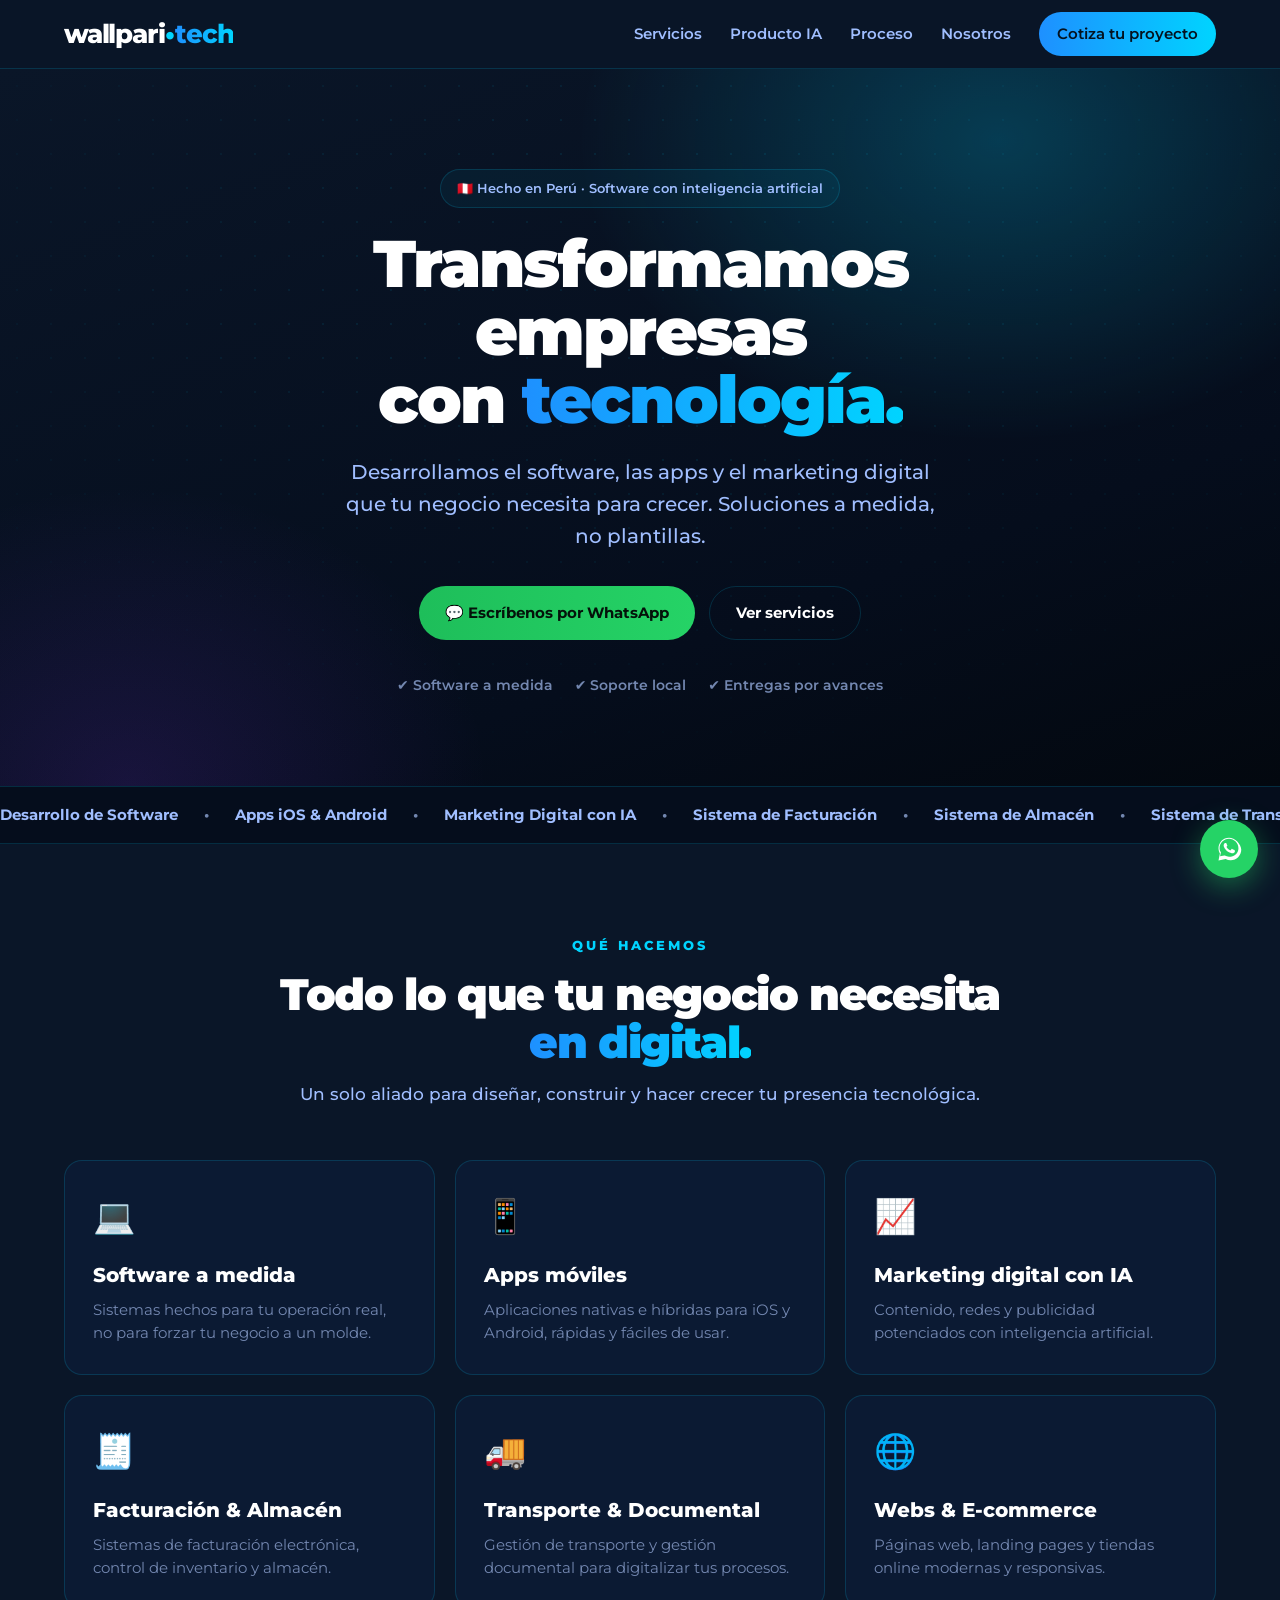
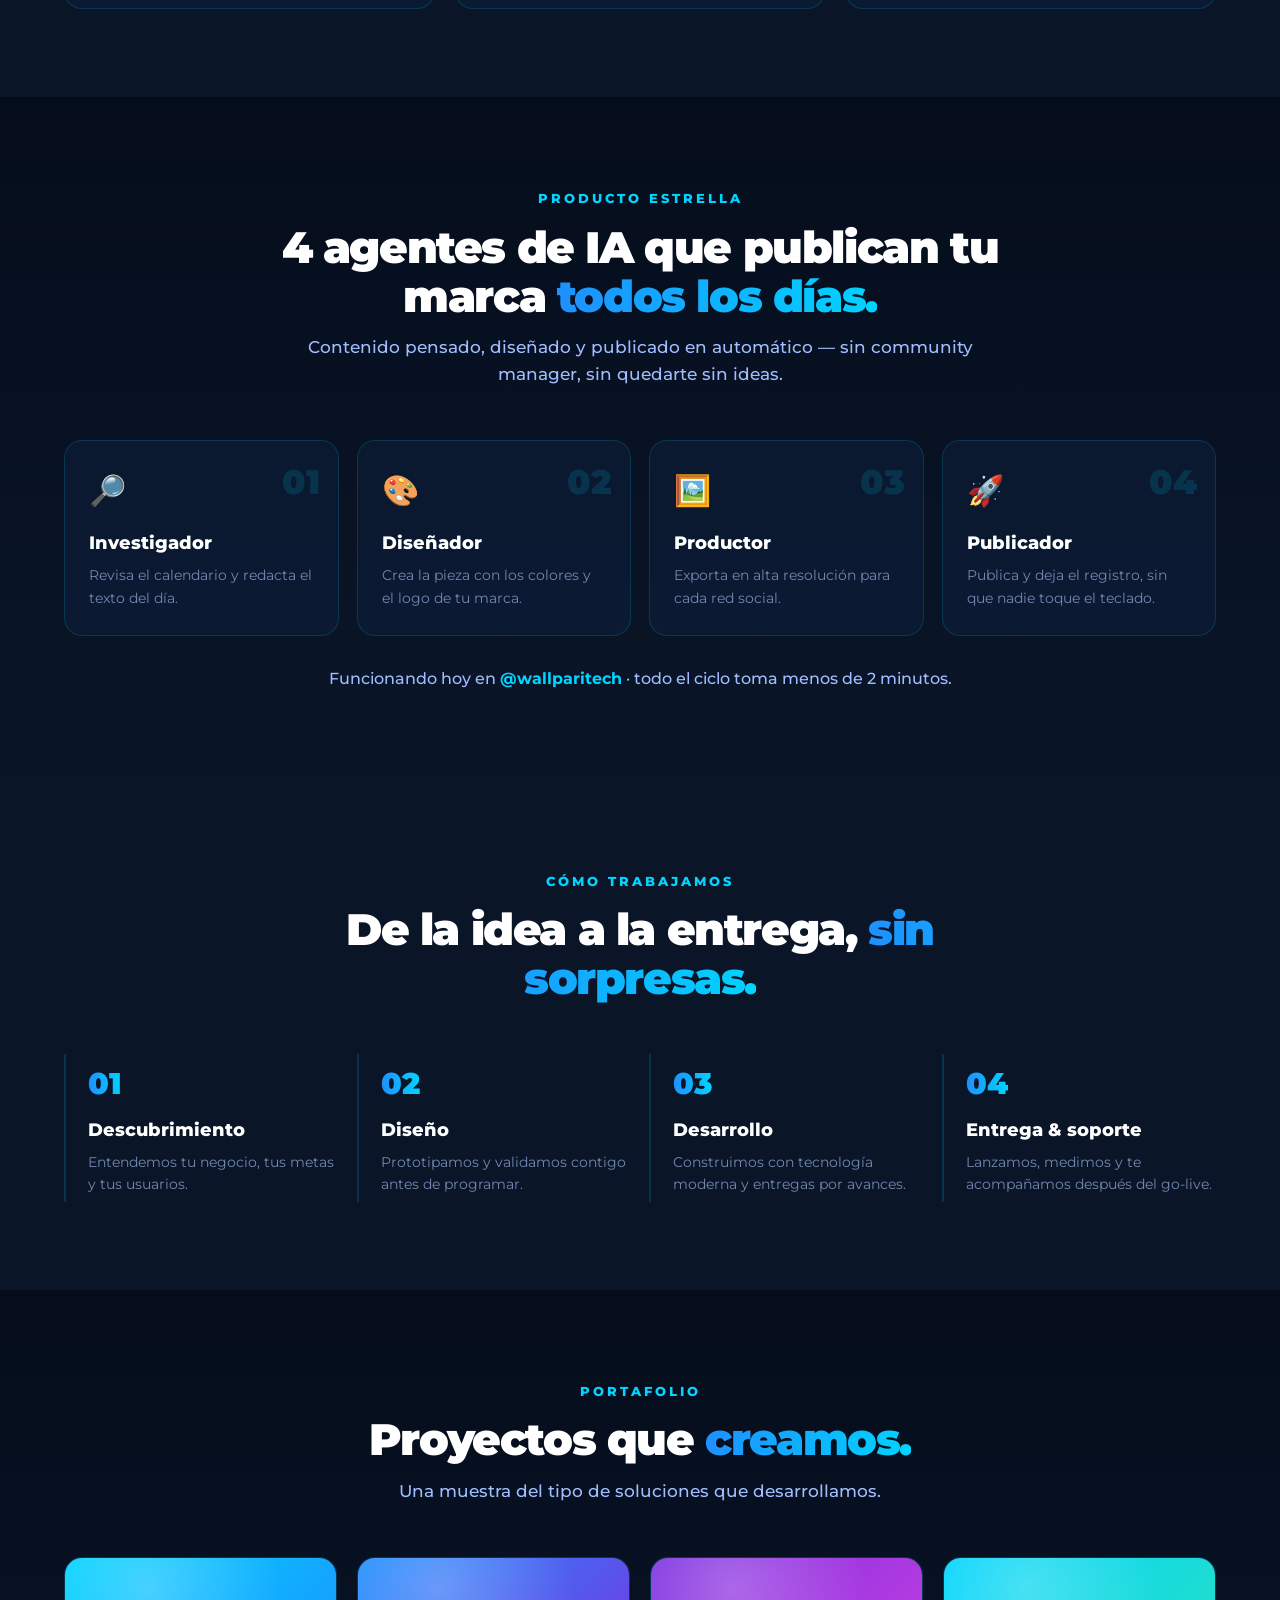
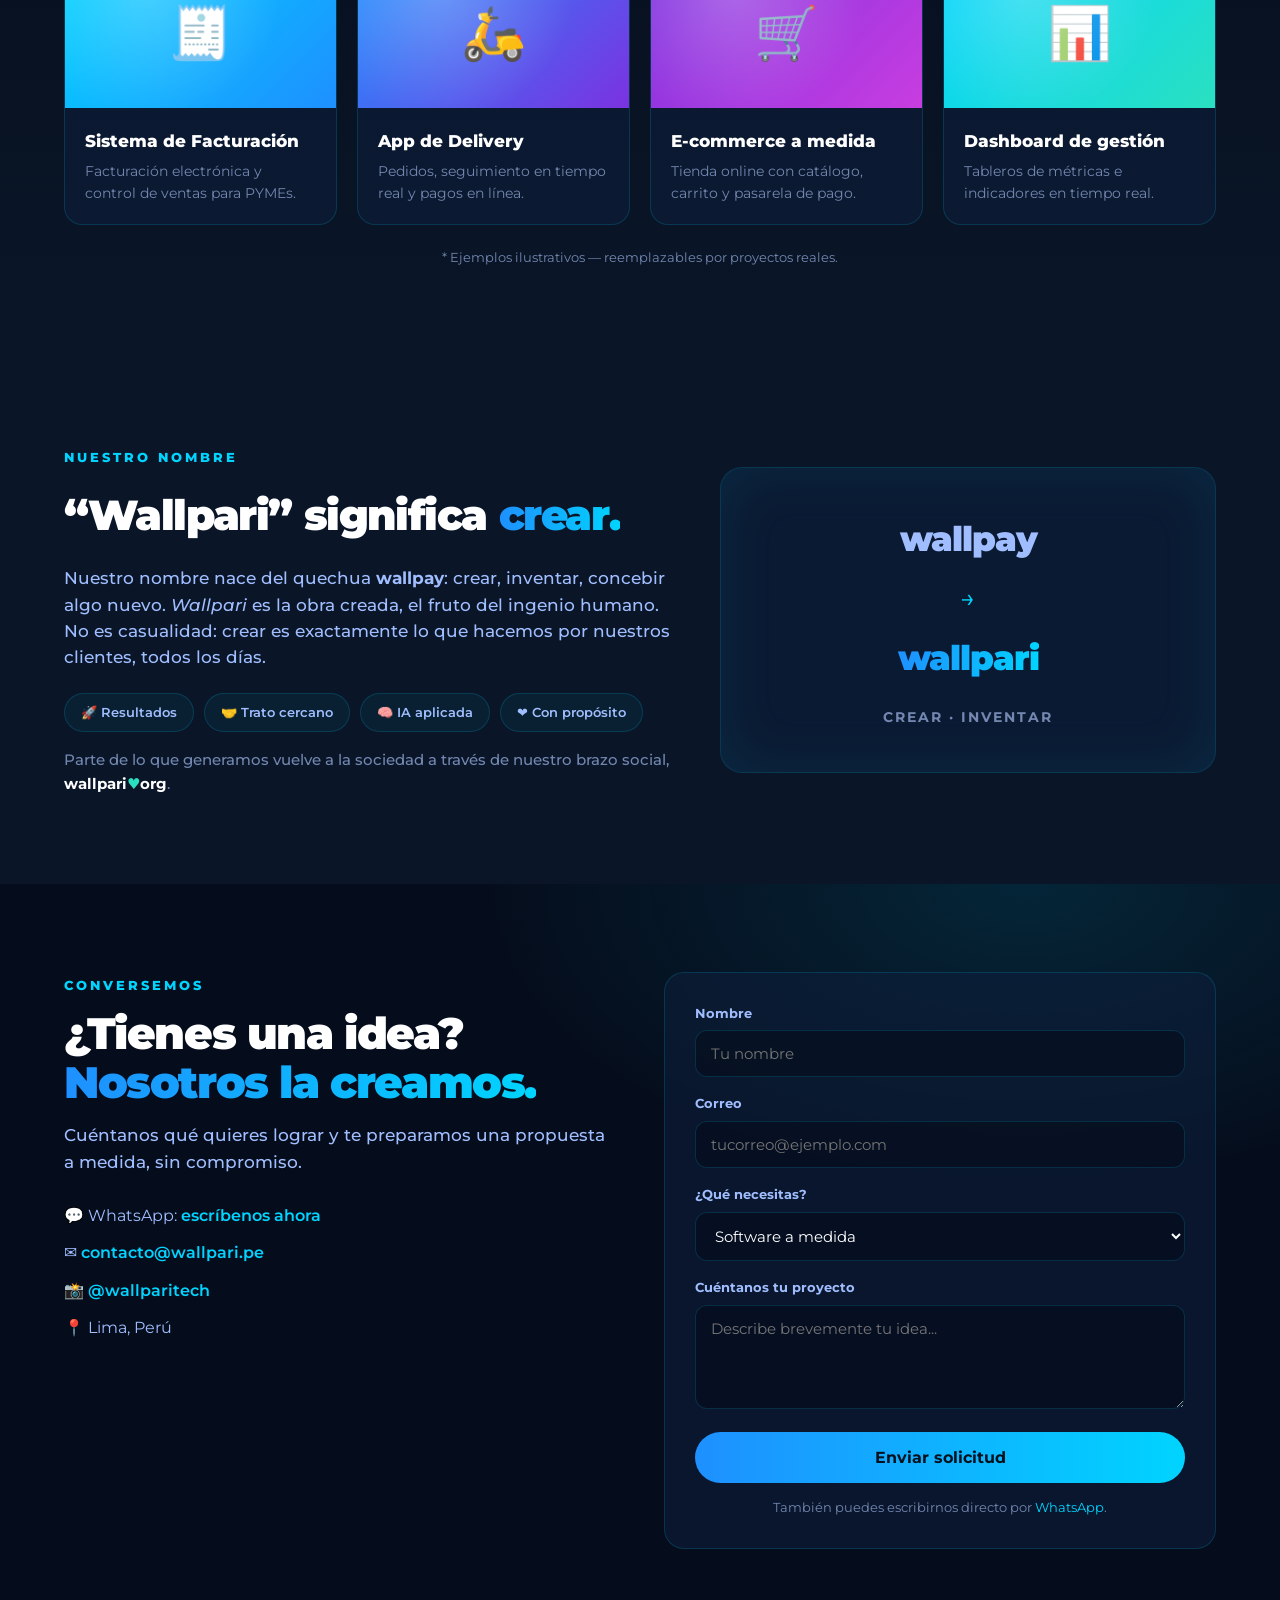
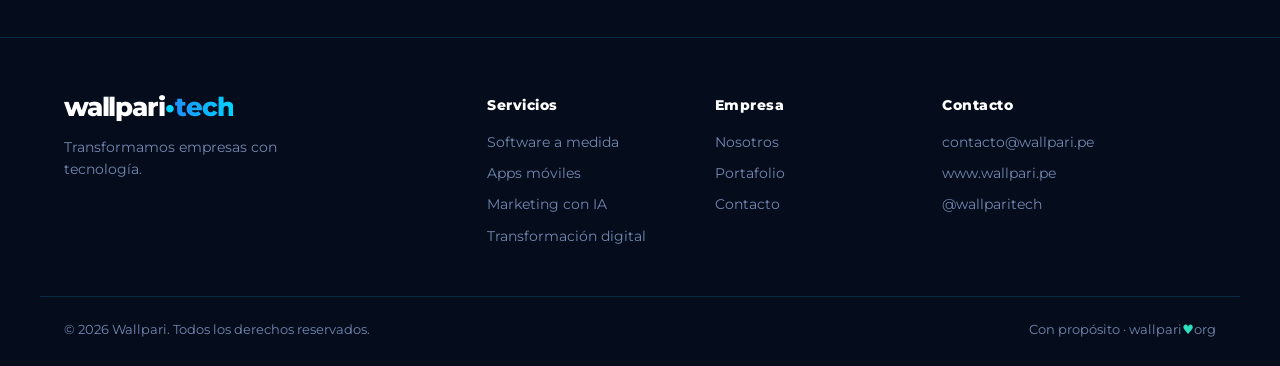
<file: index.html>
<!DOCTYPE html>
<html lang="es">
<head>
<meta charset="UTF-8">
<meta name="viewport" content="width=device-width, initial-scale=1">
<title>Wallpari.tech — Transformamos empresas con tecnología</title>
<meta name="description" content="Wallpari.tech: desarrollo de software a medida, apps móviles, marketing digital con IA y transformación digital en Perú. Transformamos empresas con tecnología.">
<link rel="icon" type="image/svg+xml" href="assets/img/favicon.svg">
<link rel="icon" type="image/png" sizes="32x32" href="assets/img/favicon-32.png">
<link rel="apple-touch-icon" sizes="180x180" href="assets/img/apple-touch-icon.png">
<meta name="theme-color" content="#0A1628">
<link rel="canonical" href="https://wallpari.pe/">

<!-- Vista previa al compartir el enlace (WhatsApp, Facebook, LinkedIn) -->
<meta property="og:type" content="website">
<meta property="og:site_name" content="Wallpari.tech">
<meta property="og:locale" content="es_PE">
<meta property="og:url" content="https://wallpari.pe/">
<meta property="og:title" content="Wallpari.tech — Transformamos empresas con tecnología">
<meta property="og:description" content="Software a medida, apps móviles y agentes de IA para empresas en Perú. Cuéntanos tu proyecto y te cotizamos.">
<meta property="og:image" content="https://wallpari.pe/assets/img/og-wallpari-tech.png">
<meta property="og:image:width" content="1200">
<meta property="og:image:height" content="630">
<meta property="og:image:alt" content="wallpari•tech — Transformamos empresas con tecnología">

<!-- Vista previa en X / Twitter -->
<meta name="twitter:card" content="summary_large_image">
<meta name="twitter:title" content="Wallpari.tech — Transformamos empresas con tecnología">
<meta name="twitter:description" content="Software a medida, apps móviles y agentes de IA para empresas en Perú.">
<meta name="twitter:image" content="https://wallpari.pe/assets/img/og-wallpari-tech.png">

<link rel="preconnect" href="https://fonts.googleapis.com">
<link rel="preconnect" href="https://fonts.gstatic.com" crossorigin>
<link href="https://fonts.googleapis.com/css2?family=Montserrat:wght@400;500;600;700;800;900&display=swap" rel="stylesheet">
<link rel="stylesheet" href="css/styles.css">
</head>
<body>

<!-- ============ NAVBAR ============ -->
<header class="nav" id="top">
  <div class="container nav__inner">
    <a href="#top" class="wordmark" aria-label="Wallpari tech inicio">
      wallpari<span class="dot">•</span><span class="suffix">tech</span>
    </a>
    <nav class="nav__links" id="navLinks">
      <a href="#servicios">Servicios</a>
      <a href="#producto">Producto IA</a>
      <a href="#proceso">Proceso</a>
      <a href="#nosotros">Nosotros</a>
      <a href="#contacto" class="btn btn--sm">Cotiza tu proyecto</a>
    </nav>
    <button class="nav__toggle" id="navToggle" aria-label="Abrir menú" aria-expanded="false">
      <span></span><span></span><span></span>
    </button>
  </div>
</header>

<!-- ============ HERO ============ -->
<section class="hero">
  <div class="hero__grid"></div>
  <div class="hero__glow"></div>
  <div class="container hero__inner reveal">
    <span class="pill">🇵🇪 Hecho en Perú · Software con inteligencia artificial</span>
    <h1>Transformamos empresas<br>con <span class="grad">tecnología.</span></h1>
    <p class="hero__lead">
      Desarrollamos el software, las apps y el marketing digital que tu negocio
      necesita para crecer. Soluciones a medida, no plantillas.
    </p>
    <div class="hero__cta">
      <a href="#" class="btn btn--wa" data-wa>💬 Escríbenos por WhatsApp</a>
      <a href="#servicios" class="btn btn--ghost">Ver servicios</a>
    </div>
    <div class="hero__trust">
      <span>✔ Software a medida</span>
      <span>✔ Soporte local</span>
      <span>✔ Entregas por avances</span>
    </div>
  </div>
</section>

<!-- ============ TIRA DE SERVICIOS/CONFIANZA ============ -->
<div class="marquee">
  <div class="marquee__track">
    <span>Desarrollo de Software</span><span>•</span><span>Apps iOS &amp; Android</span><span>•</span>
    <span>Marketing Digital con IA</span><span>•</span><span>Sistema de Facturación</span><span>•</span>
    <span>Sistema de Almacén</span><span>•</span><span>Sistema de Transporte</span><span>•</span>
    <span>Gestión Documental</span><span>•</span><span>Transformación Digital</span><span>•</span>
    <span>Desarrollo de Software</span><span>•</span><span>Apps iOS &amp; Android</span><span>•</span>
    <span>Marketing Digital con IA</span><span>•</span><span>Sistema de Facturación</span><span>•</span>
    <span>Sistema de Almacén</span><span>•</span><span>Sistema de Transporte</span><span>•</span>
    <span>Gestión Documental</span><span>•</span><span>Transformación Digital</span><span>•</span>
  </div>
</div>

<!-- ============ SERVICIOS ============ -->
<section class="section" id="servicios">
  <div class="container">
    <div class="section__head reveal">
      <span class="kicker">Qué hacemos</span>
      <h2>Todo lo que tu negocio necesita <span class="grad">en digital.</span></h2>
      <p class="section__sub">Un solo aliado para diseñar, construir y hacer crecer tu presencia tecnológica.</p>
    </div>
    <div class="cards">
      <article class="card reveal"><div class="card__ico">💻</div><h3>Software a medida</h3><p>Sistemas hechos para tu operación real, no para forzar tu negocio a un molde.</p></article>
      <article class="card reveal"><div class="card__ico">📱</div><h3>Apps móviles</h3><p>Aplicaciones nativas e híbridas para iOS y Android, rápidas y fáciles de usar.</p></article>
      <article class="card reveal"><div class="card__ico">📈</div><h3>Marketing digital con IA</h3><p>Contenido, redes y publicidad potenciados con inteligencia artificial.</p></article>
      <article class="card reveal"><div class="card__ico">🧾</div><h3>Facturación &amp; Almacén</h3><p>Sistemas de facturación electrónica, control de inventario y almacén.</p></article>
      <article class="card reveal"><div class="card__ico">🚚</div><h3>Transporte &amp; Documental</h3><p>Gestión de transporte y gestión documental para digitalizar tus procesos.</p></article>
      <article class="card reveal"><div class="card__ico">🌐</div><h3>Webs &amp; E-commerce</h3><p>Páginas web, landing pages y tiendas online modernas y responsivas.</p></article>
    </div>
  </div>
</section>

<!-- ============ PRODUCTO ESTRELLA (IA) ============ -->
<section class="section section--alt" id="producto">
  <div class="container">
    <div class="section__head reveal">
      <span class="kicker">Producto estrella</span>
      <h2>4 agentes de IA que publican tu marca <span class="grad">todos los días.</span></h2>
      <p class="section__sub">Contenido pensado, diseñado y publicado en automático — sin community manager, sin quedarte sin ideas.</p>
    </div>
    <div class="agents">
      <div class="agent reveal"><span class="agent__n">01</span><div class="agent__ico">🔎</div><h4>Investigador</h4><p>Revisa el calendario y redacta el texto del día.</p></div>
      <div class="agent reveal"><span class="agent__n">02</span><div class="agent__ico">🎨</div><h4>Diseñador</h4><p>Crea la pieza con los colores y el logo de tu marca.</p></div>
      <div class="agent reveal"><span class="agent__n">03</span><div class="agent__ico">🖼️</div><h4>Productor</h4><p>Exporta en alta resolución para cada red social.</p></div>
      <div class="agent reveal"><span class="agent__n">04</span><div class="agent__ico">🚀</div><h4>Publicador</h4><p>Publica y deja el registro, sin que nadie toque el teclado.</p></div>
    </div>
    <p class="agents__foot reveal">Funcionando hoy en <strong>@wallparitech</strong> · todo el ciclo toma menos de 2 minutos.</p>
  </div>
</section>

<!-- ============ PROCESO ============ -->
<section class="section" id="proceso">
  <div class="container">
    <div class="section__head reveal">
      <span class="kicker">Cómo trabajamos</span>
      <h2>De la idea a la entrega, <span class="grad">sin sorpresas.</span></h2>
    </div>
    <div class="steps">
      <div class="step reveal"><span class="step__n">01</span><h4>Descubrimiento</h4><p>Entendemos tu negocio, tus metas y tus usuarios.</p></div>
      <div class="step reveal"><span class="step__n">02</span><h4>Diseño</h4><p>Prototipamos y validamos contigo antes de programar.</p></div>
      <div class="step reveal"><span class="step__n">03</span><h4>Desarrollo</h4><p>Construimos con tecnología moderna y entregas por avances.</p></div>
      <div class="step reveal"><span class="step__n">04</span><h4>Entrega &amp; soporte</h4><p>Lanzamos, medimos y te acompañamos después del go-live.</p></div>
    </div>
  </div>
</section>

<!-- ============ PORTAFOLIO ============ -->
<section class="section section--alt" id="portafolio">
  <div class="container">
    <div class="section__head reveal">
      <span class="kicker">Portafolio</span>
      <h2>Proyectos que <span class="grad">creamos.</span></h2>
      <p class="section__sub">Una muestra del tipo de soluciones que desarrollamos.</p>
    </div>
    <div class="work">
      <article class="work__item reveal" style="--c1:#00D4FF;--c2:#1E90FF">
        <div class="work__thumb"><span>🧾</span></div>
        <div class="work__body"><h3>Sistema de Facturación</h3><p>Facturación electrónica y control de ventas para PYMEs.</p></div>
      </article>
      <article class="work__item reveal" style="--c1:#1E90FF;--c2:#7B32E0">
        <div class="work__thumb"><span>🛵</span></div>
        <div class="work__body"><h3>App de Delivery</h3><p>Pedidos, seguimiento en tiempo real y pagos en línea.</p></div>
      </article>
      <article class="work__item reveal" style="--c1:#7B32E0;--c2:#C83DE0">
        <div class="work__thumb"><span>🛒</span></div>
        <div class="work__body"><h3>E-commerce a medida</h3><p>Tienda online con catálogo, carrito y pasarela de pago.</p></div>
      </article>
      <article class="work__item reveal" style="--c1:#00D4FF;--c2:#2AE0C0">
        <div class="work__thumb"><span>📊</span></div>
        <div class="work__body"><h3>Dashboard de gestión</h3><p>Tableros de métricas e indicadores en tiempo real.</p></div>
      </article>
    </div>
    <p class="work__note reveal">* Ejemplos ilustrativos — reemplazables por proyectos reales.</p>
  </div>
</section>

<!-- ============ NOSOTROS / QUECHUA ============ -->
<section class="section" id="nosotros">
  <div class="container about">
    <div class="about__text reveal">
      <span class="kicker">Nuestro nombre</span>
      <h2>“Wallpari” significa <span class="grad">crear.</span></h2>
      <p>
        Nuestro nombre nace del quechua <strong>wallpay</strong>: crear, inventar, concebir algo nuevo.
        <em>Wallpari</em> es la obra creada, el fruto del ingenio humano. No es casualidad:
        crear es exactamente lo que hacemos por nuestros clientes, todos los días.
      </p>
      <div class="about__chips">
        <span class="pill pill--static">🚀 Resultados</span>
        <span class="pill pill--static">🤝 Trato cercano</span>
        <span class="pill pill--static">🧠 IA aplicada</span>
        <span class="pill pill--static">❤️ Con propósito</span>
      </div>
      <p class="about__org">Parte de lo que generamos vuelve a la sociedad a través de nuestro brazo social,
        <strong>wallpari<span class="heart">♥</span>org</strong>.</p>
    </div>
    <div class="about__mark reveal">
      <div class="etymo">
        <span class="etymo__word">wallpay</span>
        <span class="etymo__arrow">→</span>
        <span class="etymo__word etymo__word--hl">wallpari</span>
        <span class="etymo__tr">crear · inventar</span>
      </div>
    </div>
  </div>
</section>

<!-- ============ CTA + CONTACTO ============ -->
<section class="section section--cta" id="contacto">
  <div class="container contact">
    <div class="contact__pitch reveal">
      <span class="kicker">Conversemos</span>
      <h2>¿Tienes una idea?<br><span class="grad">Nosotros la creamos.</span></h2>
      <p>Cuéntanos qué quieres lograr y te preparamos una propuesta a medida, sin compromiso.</p>
      <ul class="contact__list">
        <li>💬 WhatsApp: <a href="#" data-wa-plain>escríbenos ahora</a></li>
        <li>✉️ <a href="mailto:contacto@wallpari.pe">contacto@wallpari.pe</a></li>
        <li>📸 <a href="https://instagram.com/wallparitech" target="_blank" rel="noopener">@wallparitech</a></li>
        <li>📍 Lima, Perú</li>
      </ul>
    </div>
    <form class="contact__form reveal" id="contactForm">
      <div class="field">
        <label for="nombre">Nombre</label>
        <input type="text" id="nombre" name="nombre" placeholder="Tu nombre" required>
      </div>
      <div class="field">
        <label for="email">Correo</label>
        <input type="email" id="email" name="email" placeholder="tucorreo@ejemplo.com" required>
      </div>
      <div class="field">
        <label for="servicio">¿Qué necesitas?</label>
        <select id="servicio" name="servicio">
          <option value="Software a medida">Software a medida</option>
          <option value="App móvil">App móvil</option>
          <option value="Marketing digital con IA">Marketing digital con IA</option>
          <option value="Página web / E-commerce">Página web / E-commerce</option>
          <option value="Otro">Otro</option>
        </select>
      </div>
      <div class="field">
        <label for="mensaje">Cuéntanos tu proyecto</label>
        <textarea id="mensaje" name="mensaje" rows="4" placeholder="Describe brevemente tu idea..."></textarea>
      </div>
      <!-- Anti-spam: campo señuelo, invisible para personas y sólo lo rellenan los bots -->
      <input type="text" name="_gotcha" class="hp" tabindex="-1" autocomplete="off" aria-hidden="true">
      <button type="submit" class="btn btn--full" id="formSubmit">Enviar solicitud</button>
      <p class="form-status" id="formStatus" role="status" aria-live="polite" hidden></p>
      <p class="contact__formnote">También puedes escribirnos directo por <a href="#" data-wa-plain>WhatsApp</a>.</p>
    </form>
  </div>
</section>

<!-- ============ FOOTER ============ -->
<footer class="footer">
  <div class="container footer__inner">
    <div class="footer__brand">
      <span class="wordmark">wallpari<span class="dot">•</span><span class="suffix">tech</span></span>
      <p>Transformamos empresas con tecnología.</p>
    </div>
    <div class="footer__col">
      <h5>Servicios</h5>
      <a href="#servicios">Software a medida</a>
      <a href="#servicios">Apps móviles</a>
      <a href="#producto">Marketing con IA</a>
      <a href="#servicios">Transformación digital</a>
    </div>
    <div class="footer__col">
      <h5>Empresa</h5>
      <a href="#nosotros">Nosotros</a>
      <a href="#portafolio">Portafolio</a>
      <a href="#contacto">Contacto</a>
    </div>
    <div class="footer__col">
      <h5>Contacto</h5>
      <a href="mailto:contacto@wallpari.pe">contacto@wallpari.pe</a>
      <a href="https://www.wallpari.pe" target="_blank" rel="noopener">www.wallpari.pe</a>
      <a href="https://instagram.com/wallparitech" target="_blank" rel="noopener">@wallparitech</a>
    </div>
  </div>
  <div class="container footer__bottom">
    <span>© <span id="year"></span> Wallpari. Todos los derechos reservados.</span>
    <span>Con propósito · wallpari<span class="heart">♥</span>org</span>
  </div>
</footer>

<!-- Botón flotante WhatsApp -->
<a href="#" class="wa-float" data-wa aria-label="Escríbenos por WhatsApp" title="Escríbenos por WhatsApp">
  <svg viewBox="0 0 32 32" width="28" height="28" fill="currentColor"><path d="M16 3C9.4 3 4 8.4 4 15c0 2.1.6 4.2 1.6 6L4 29l8.2-1.6c1.7.9 3.7 1.4 5.6 1.4h.2c6.6 0 12-5.4 12-12S22.6 3 16 3zm0 21.8c-1.7 0-3.4-.5-4.9-1.3l-.4-.2-4.9 1 1-4.7-.3-.5C5.7 18.4 5.2 16.7 5.2 15 5.2 9.1 10 4.2 16 4.2S26.8 9.1 26.8 15 22 24.8 16 24.8zm5.9-7.9c-.3-.2-1.9-.9-2.2-1s-.5-.2-.7.2-.8 1-1 1.2-.4.2-.7.1c-1.7-.9-2.9-1.6-4-3.5-.3-.5.3-.5.8-1.5.1-.2 0-.4 0-.5s-.7-1.7-1-2.3c-.3-.6-.5-.5-.7-.5h-.6c-.2 0-.5.1-.8.4s-1.1 1.1-1.1 2.6 1.1 3 1.3 3.2c.2.3 2.2 3.4 5.4 4.7 2 .9 2.8.9 3.8.8.6-.1 1.9-.8 2.2-1.5.3-.7.3-1.4.2-1.5-.1-.2-.3-.3-.6-.4z"/></svg>
</a>

<script src="js/main.js"></script>
</body>
</html>
</file>
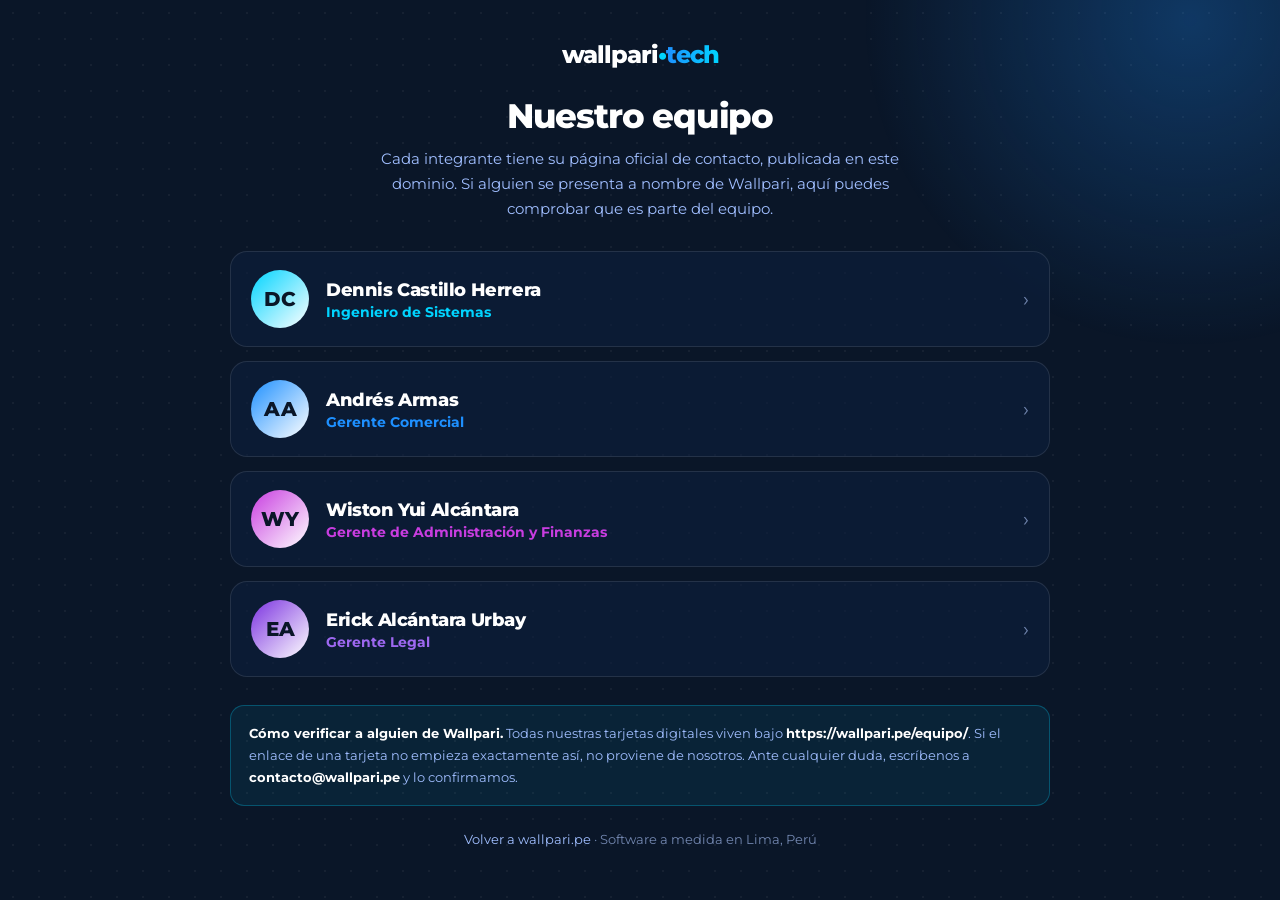
<file: equipo/index.html>
<!DOCTYPE html>
<html lang="es">
<head>
<meta charset="UTF-8">
<meta name="viewport" content="width=device-width, initial-scale=1">
<title>Equipo — Wallpari</title>
<meta name="description" content="El equipo de Wallpari: páginas oficiales de contacto publicadas en wallpari.pe.">
<link rel="icon" type="image/svg+xml" href="../assets/img/favicon.svg">
<link rel="apple-touch-icon" sizes="180x180" href="../assets/img/apple-touch-icon.png">
<meta name="theme-color" content="#0A1628">
<link rel="canonical" href="https://wallpari.pe/equipo/">
<meta property="og:type" content="website">
<meta property="og:site_name" content="Wallpari">
<meta property="og:url" content="https://wallpari.pe/equipo/">
<meta property="og:title" content="Equipo — Wallpari">
<meta property="og:description" content="Páginas oficiales de contacto del equipo de Wallpari.">
<meta property="og:image" content="https://wallpari.pe/assets/img/og-wallpari-tech.png">
<link rel="preconnect" href="https://fonts.googleapis.com">
<link rel="preconnect" href="https://fonts.gstatic.com" crossorigin>
<link href="https://fonts.googleapis.com/css2?family=Montserrat:wght@400;500;600;700;800;900&display=swap" rel="stylesheet">
<style>
  *{margin:0;padding:0;box-sizing:border-box}
  body{background:#0A1628;color:#fff;font-family:Montserrat,sans-serif;
       min-height:100vh;padding:40px 18px 50px;position:relative;overflow-x:hidden}
  .bg{position:fixed;inset:0;z-index:0;
      background-image:radial-gradient(rgba(255,255,255,.05) 1px,transparent 1px);
      background-size:26px 26px}
  .glow{position:fixed;width:700px;height:700px;border-radius:50%;top:-330px;right:-260px;z-index:0;
        background:radial-gradient(circle,rgba(30,144,255,.28) 0%,transparent 66%)}
  .wrap{position:relative;z-index:1;max-width:820px;margin:0 auto}
  .marca{display:block;text-align:center;font-weight:800;font-size:24px;letter-spacing:-1px;
         color:#fff;text-decoration:none;margin-bottom:26px}
  .marca .dot{color:#00D4FF}
  .marca .sfx{background:linear-gradient(90deg,#1E90FF,#00D4FF);-webkit-background-clip:text;
              background-clip:text;color:transparent}
  h1{font-size:34px;font-weight:800;letter-spacing:-1.2px;text-align:center}
  .sub{margin:10px auto 30px;max-width:560px;text-align:center;font-size:15px;
       color:#a0beff;line-height:1.65}
  .lista{display:grid;gap:14px}
  .p{display:flex;align-items:center;gap:17px;padding:18px 20px;border-radius:17px;
     background:rgba(13,31,60,.62);border:1px solid rgba(255,255,255,.10);
     text-decoration:none;color:#fff}
  .p:hover{border-color:rgba(255,255,255,.26)}
  .av{width:58px;height:58px;flex:0 0 58px;border-radius:50%;display:flex;align-items:center;
      justify-content:center;font-weight:800;font-size:20px;color:#0A1628}
  .n{font-size:18px;font-weight:800;letter-spacing:-.4px}
  .c{margin-top:3px;font-size:13.5px;font-weight:700}
  .flecha{margin-left:auto;color:#7387b0;font-size:20px}
  .nota{margin-top:28px;border:1px solid rgba(0,212,255,.28);background:rgba(0,212,255,.07);
        border-radius:14px;padding:16px 18px;font-size:13px;line-height:1.7;color:#a0beff}
  .nota b{color:#fff}
  .pie{margin-top:26px;text-align:center;font-size:12.5px;color:#7387b0}
  .pie a{color:#a0beff;text-decoration:none}
</style>
</head>
<body>
<div class="bg"></div><div class="glow"></div>
<div class="wrap">
  <a class="marca" href="/">wallpari<span class="dot">•</span><span class="sfx">tech</span></a>
  <h1>Nuestro equipo</h1>
  <p class="sub">Cada integrante tiene su página oficial de contacto, publicada en este dominio.
     Si alguien se presenta a nombre de Wallpari, aquí puedes comprobar que es parte del equipo.</p>

  <div class="lista">
    <a class="p" href="dennis/">
      <div class="av" style="background:linear-gradient(135deg,#00D4FF,#fff)">DC</div>
      <div><div class="n">Dennis Castillo Herrera</div>
           <div class="c" style="color:#00D4FF">Ingeniero de Sistemas</div></div>
      <div class="flecha">›</div>
    </a>
    <a class="p" href="andres/">
      <div class="av" style="background:linear-gradient(135deg,#1E90FF,#fff)">AA</div>
      <div><div class="n">Andrés Armas</div>
           <div class="c" style="color:#1E90FF">Gerente Comercial</div></div>
      <div class="flecha">›</div>
    </a>
    <a class="p" href="wiston/">
      <div class="av" style="background:linear-gradient(135deg,#C83DE0,#fff)">WY</div>
      <div><div class="n">Wiston Yui Alcántara</div>
           <div class="c" style="color:#C83DE0">Gerente de Administración y Finanzas</div></div>
      <div class="flecha">›</div>
    </a>
    <a class="p" href="legal/">
      <div class="av" style="background:linear-gradient(135deg,#7B32E0,#fff)">EA</div>
      <div><div class="n">Erick Alcántara Urbay</div>
           <div class="c" style="color:#9d68f0">Gerente Legal</div></div>
      <div class="flecha">›</div>
    </a>
  </div>

  <div class="nota">
    <b>Cómo verificar a alguien de Wallpari.</b> Todas nuestras tarjetas digitales viven bajo
    <b>https://wallpari.pe/equipo/</b>. Si el enlace de una tarjeta no empieza exactamente así,
    no proviene de nosotros. Ante cualquier duda, escríbenos a
    <b>contacto@wallpari.pe</b> y lo confirmamos.
  </div>

  <div class="pie">
    <a href="/">Volver a wallpari.pe</a> · Software a medida en Lima, Perú
  </div>
</div>
</body>
</html>
</file>
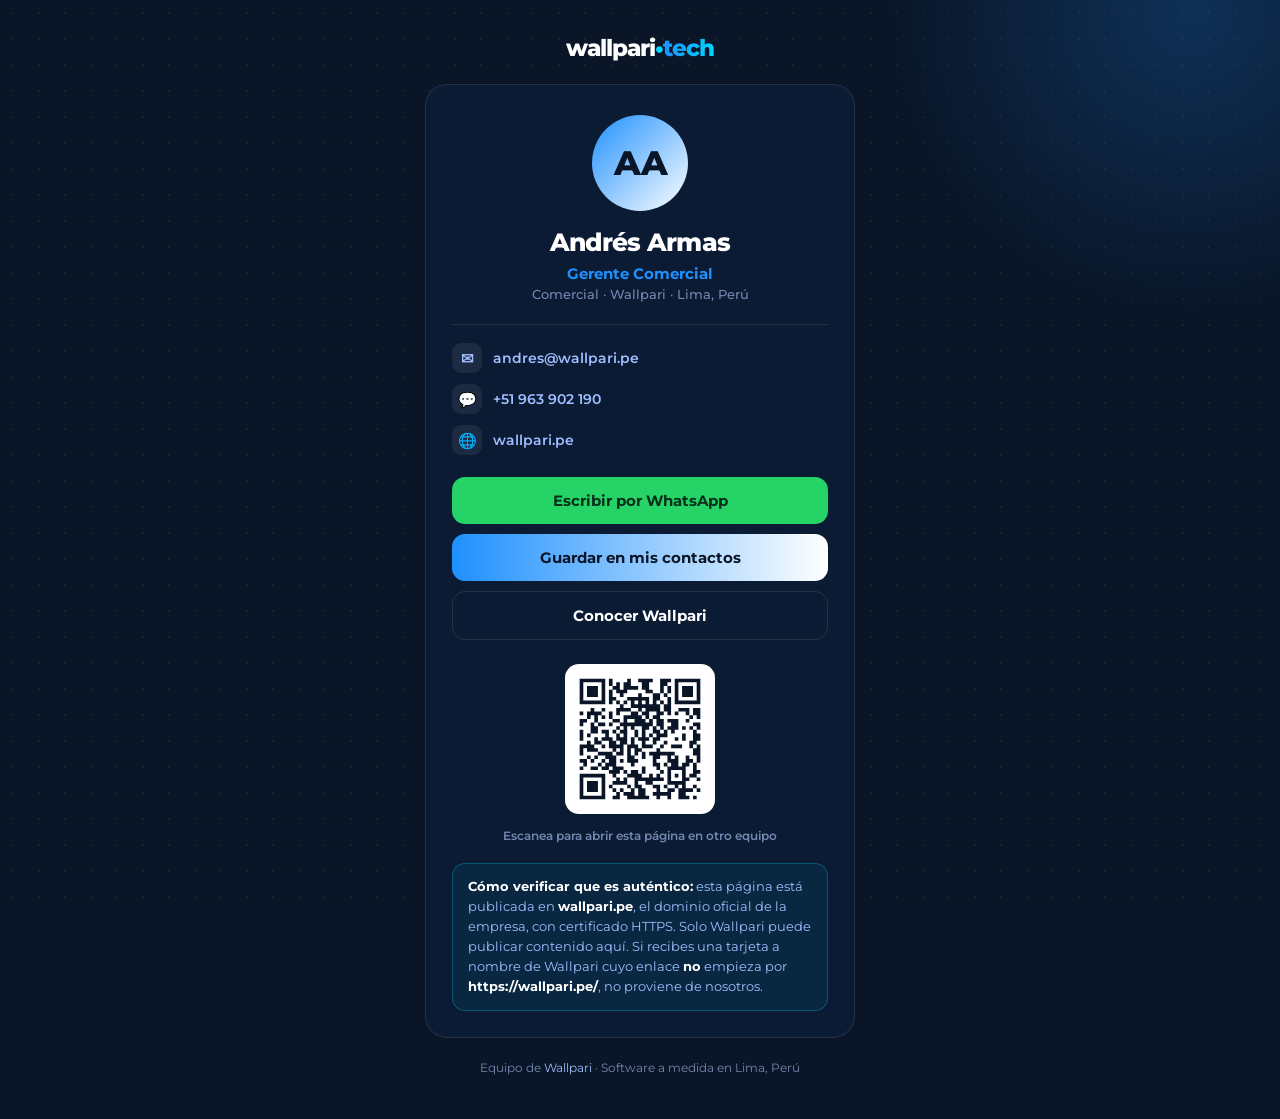
<file: equipo/andres/index.html>
<!DOCTYPE html>
<html lang="es">
<head>
<meta charset="UTF-8">
<meta name="viewport" content="width=device-width, initial-scale=1">
<title>Andrés Armas — Gerente Comercial · Wallpari</title>
<meta name="description" content="Andrés Armas, Gerente Comercial en Wallpari. Página oficial de contacto publicada en wallpari.pe.">
<link rel="icon" type="image/svg+xml" href="../../assets/img/favicon.svg">
<link rel="apple-touch-icon" sizes="180x180" href="../../assets/img/apple-touch-icon.png">
<meta name="theme-color" content="#0A1628">
<link rel="canonical" href="https://wallpari.pe/equipo/andres/">
<meta property="og:type" content="profile">
<meta property="og:site_name" content="Wallpari">
<meta property="og:locale" content="es_PE">
<meta property="og:url" content="https://wallpari.pe/equipo/andres/">
<meta property="og:title" content="Andrés Armas — Gerente Comercial · Wallpari">
<meta property="og:description" content="Página oficial de contacto, publicada en el dominio wallpari.pe.">
<meta property="og:image" content="https://wallpari.pe/equipo/andres/tarjeta.png">
<meta property="og:image:width" content="1200">
<meta property="og:image:height" content="630">
<meta name="twitter:card" content="summary_large_image">
<link rel="preconnect" href="https://fonts.googleapis.com">
<link rel="preconnect" href="https://fonts.gstatic.com" crossorigin>
<link href="https://fonts.googleapis.com/css2?family=Montserrat:wght@400;500;600;700;800;900&display=swap" rel="stylesheet">
<style>
  *{margin:0;padding:0;box-sizing:border-box}
  :root{--ink:#fff;--dim:#7387b0;--soft:#a0beff;--acc:#1E90FF;--card:rgba(13,31,60,.62);
         --line:rgba(255,255,255,.10)}
  body{background:#0A1628;color:var(--ink);font-family:Montserrat,sans-serif;
        min-height:100vh;display:flex;flex-direction:column;align-items:center;
        padding:34px 18px 44px;position:relative;overflow-x:hidden}
  .bg{position:fixed;inset:0;z-index:0;
       background-image:radial-gradient(rgba(255,255,255,.05) 1px,transparent 1px);
       background-size:26px 26px}
  .glow{position:fixed;width:660px;height:660px;border-radius:50%;top:-320px;right:-240px;z-index:0;
         background:radial-gradient(circle,#1E90FF38 0%,transparent 66%)}
  .wrap{position:relative;z-index:1;width:100%;max-width:430px}
  .marca{display:block;text-align:center;font-weight:800;font-size:23px;letter-spacing:-1px;
          color:#fff;text-decoration:none;margin-bottom:22px}
  .marca .dot{color:#00D4FF}
  .marca .sfx{background:linear-gradient(90deg,#1E90FF,#00D4FF);-webkit-background-clip:text;
               background-clip:text;color:transparent}
  .card{background:var(--card);border:1px solid var(--line);border-radius:22px;padding:30px 26px 26px;
         backdrop-filter:blur(8px);text-align:center}
  .avatar{width:96px;height:96px;border-radius:50%;margin:0 auto 16px;display:flex;
           align-items:center;justify-content:center;font-weight:800;font-size:34px;letter-spacing:-1px;
           color:#0A1628;background:linear-gradient(135deg,var(--acc),#fff)}
  h1{font-size:25px;font-weight:800;letter-spacing:-.7px;line-height:1.2}
  .cargo{margin-top:7px;font-size:15px;font-weight:700;color:var(--acc)}
  .area{margin-top:3px;font-size:13px;font-weight:500;color:var(--dim)}
  .datos{margin-top:22px;border-top:1px solid var(--line);padding-top:18px;display:grid;gap:11px}
  .dato{display:flex;align-items:center;gap:11px;text-decoration:none;color:var(--soft);
         font-size:14px;font-weight:600;text-align:left;word-break:break-all}
  .dato span{width:30px;height:30px;flex:0 0 30px;border-radius:9px;display:flex;align-items:center;
              justify-content:center;background:rgba(255,255,255,.07);font-size:15px}
  .dato:hover{color:#fff}
  .btns{margin-top:22px;display:grid;gap:10px}
  .btn{display:block;padding:14px;border-radius:13px;text-decoration:none;font-weight:700;
        font-size:15px;text-align:center}
  .btn--wa{background:#25D366;color:#06301a}
  .btn--main{background:linear-gradient(90deg,var(--acc),#fff);color:#0A1628}
  .btn--ghost{border:1px solid var(--line);color:#fff}
  .qr{margin-top:24px;text-align:center}
  .qr img{width:150px;height:150px;background:#fff;padding:11px;border-radius:14px}
  .qr p{margin-top:10px;font-size:12px;color:var(--dim);font-weight:600}
  .verif{margin-top:20px;border:1px solid rgba(0,212,255,.28);background:rgba(0,212,255,.07);
          border-radius:13px;padding:13px 15px;font-size:12.5px;line-height:1.6;color:var(--soft);text-align:left}
  .verif b{color:#fff}
  .pie{margin-top:22px;text-align:center;font-size:12px;color:var(--dim)}
  .pie a{color:var(--soft);text-decoration:none}
</style>
</head>
<body>
<div class="bg"></div><div class="glow"></div>
<div class="wrap">
  <a class="marca" href="https://wallpari.pe/">wallpari<span class="dot">•</span><span class="sfx">tech</span></a>

  <div class="card">
    <div class="avatar">AA</div>
    <h1>Andrés Armas</h1>
    <div class="cargo">Gerente Comercial</div>
    <div class="area">Comercial · Wallpari · Lima, Perú</div>

    <div class="datos">
      <a class="dato" href="mailto:andres@wallpari.pe"><span>✉</span>andres@wallpari.pe</a>
      <a class="dato" href="https://wa.me/51963902190"><span>💬</span>+51 963 902 190</a>
      <a class="dato" href="https://wallpari.pe/"><span>🌐</span>wallpari.pe</a>
    </div>

    <div class="btns">
      <a class="btn btn--wa" href="https://wa.me/51963902190?text=Hola%20Andrés,%20te%20escribo%20desde%20tu%20tarjeta%20Wallpari.">Escribir por WhatsApp</a>
      <a class="btn btn--main" href="contacto.vcf" download>Guardar en mis contactos</a>
      <a class="btn btn--ghost" href="https://wallpari.pe/">Conocer Wallpari</a>
    </div>

    <div class="qr">
      <img src="qr.svg" alt="Código QR de esta página">
      <p>Escanea para abrir esta página en otro equipo</p>
    </div>

    <div class="verif">
      <b>Cómo verificar que es auténtico:</b> esta página está publicada en
      <b>wallpari.pe</b>, el dominio oficial de la empresa, con certificado HTTPS.
      Solo Wallpari puede publicar contenido aquí. Si recibes una tarjeta a nombre de Wallpari
      cuyo enlace <b>no</b> empieza por <b>https://wallpari.pe/</b>, no proviene de nosotros.
    </div>
  </div>

  <div class="pie">
    Equipo de <a href="https://wallpari.pe/">Wallpari</a> · Software a medida en Lima, Perú
  </div>
</div>
</body>
</html>
</file>
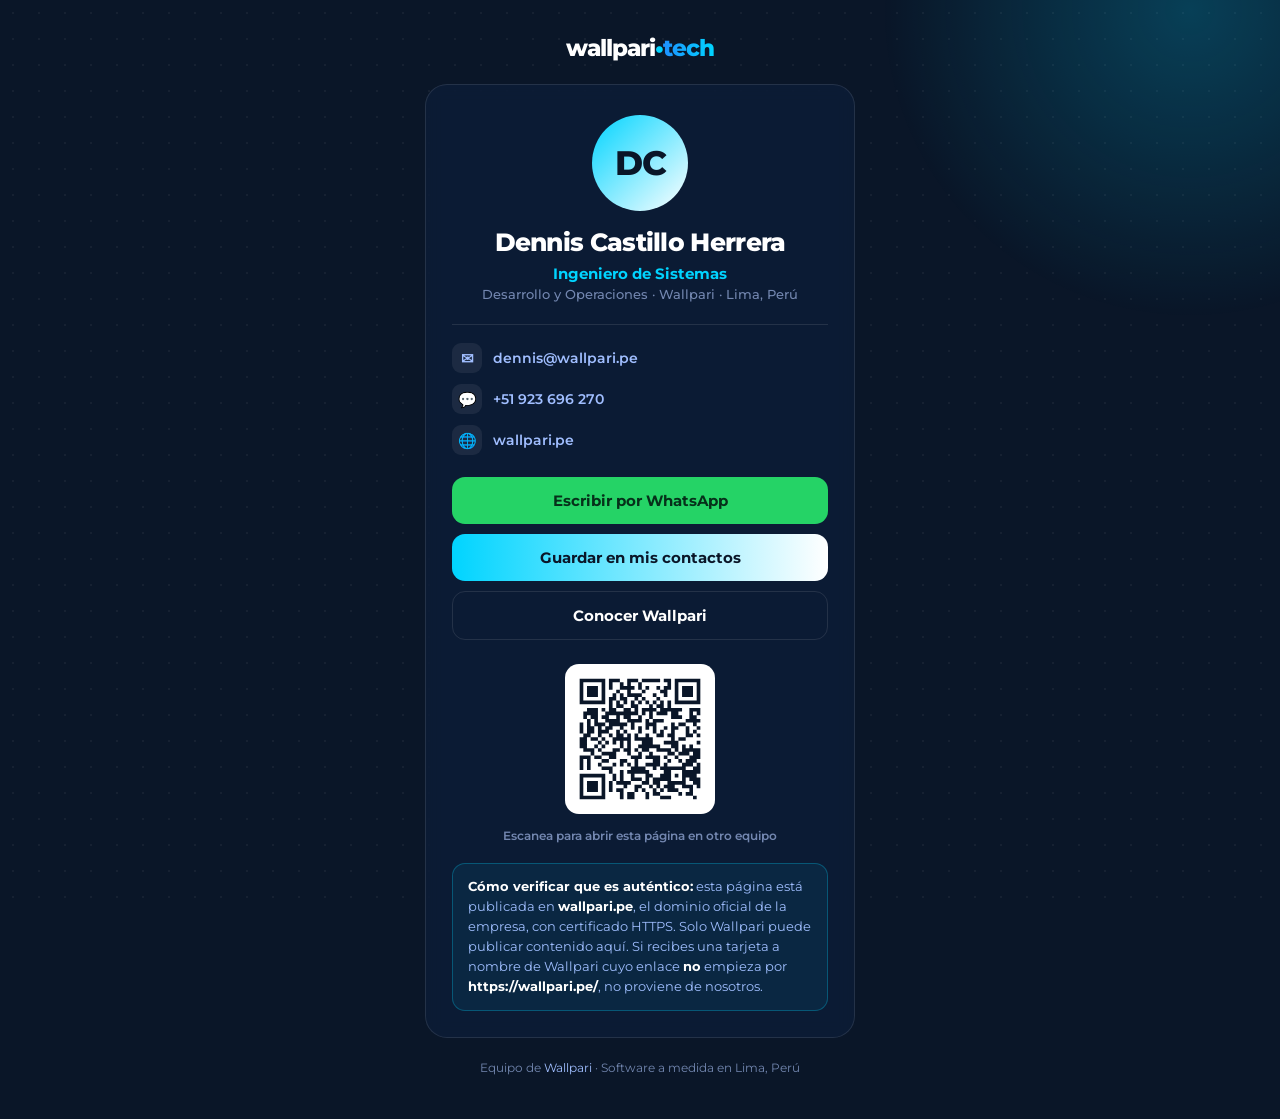
<file: equipo/dennis/index.html>
<!DOCTYPE html>
<html lang="es">
<head>
<meta charset="UTF-8">
<meta name="viewport" content="width=device-width, initial-scale=1">
<title>Dennis Castillo Herrera — Ingeniero de Sistemas · Wallpari</title>
<meta name="description" content="Dennis Castillo Herrera, Ingeniero de Sistemas en Wallpari. Página oficial de contacto publicada en wallpari.pe.">
<link rel="icon" type="image/svg+xml" href="../../assets/img/favicon.svg">
<link rel="apple-touch-icon" sizes="180x180" href="../../assets/img/apple-touch-icon.png">
<meta name="theme-color" content="#0A1628">
<link rel="canonical" href="https://wallpari.pe/equipo/dennis/">
<meta property="og:type" content="profile">
<meta property="og:site_name" content="Wallpari">
<meta property="og:locale" content="es_PE">
<meta property="og:url" content="https://wallpari.pe/equipo/dennis/">
<meta property="og:title" content="Dennis Castillo Herrera — Ingeniero de Sistemas · Wallpari">
<meta property="og:description" content="Página oficial de contacto, publicada en el dominio wallpari.pe.">
<meta property="og:image" content="https://wallpari.pe/equipo/dennis/tarjeta.png">
<meta property="og:image:width" content="1200">
<meta property="og:image:height" content="630">
<meta name="twitter:card" content="summary_large_image">
<link rel="preconnect" href="https://fonts.googleapis.com">
<link rel="preconnect" href="https://fonts.gstatic.com" crossorigin>
<link href="https://fonts.googleapis.com/css2?family=Montserrat:wght@400;500;600;700;800;900&display=swap" rel="stylesheet">
<style>
  *{margin:0;padding:0;box-sizing:border-box}
  :root{--ink:#fff;--dim:#7387b0;--soft:#a0beff;--acc:#00D4FF;--card:rgba(13,31,60,.62);
         --line:rgba(255,255,255,.10)}
  body{background:#0A1628;color:var(--ink);font-family:Montserrat,sans-serif;
        min-height:100vh;display:flex;flex-direction:column;align-items:center;
        padding:34px 18px 44px;position:relative;overflow-x:hidden}
  .bg{position:fixed;inset:0;z-index:0;
       background-image:radial-gradient(rgba(255,255,255,.05) 1px,transparent 1px);
       background-size:26px 26px}
  .glow{position:fixed;width:660px;height:660px;border-radius:50%;top:-320px;right:-240px;z-index:0;
         background:radial-gradient(circle,#00D4FF38 0%,transparent 66%)}
  .wrap{position:relative;z-index:1;width:100%;max-width:430px}
  .marca{display:block;text-align:center;font-weight:800;font-size:23px;letter-spacing:-1px;
          color:#fff;text-decoration:none;margin-bottom:22px}
  .marca .dot{color:#00D4FF}
  .marca .sfx{background:linear-gradient(90deg,#1E90FF,#00D4FF);-webkit-background-clip:text;
               background-clip:text;color:transparent}
  .card{background:var(--card);border:1px solid var(--line);border-radius:22px;padding:30px 26px 26px;
         backdrop-filter:blur(8px);text-align:center}
  .avatar{width:96px;height:96px;border-radius:50%;margin:0 auto 16px;display:flex;
           align-items:center;justify-content:center;font-weight:800;font-size:34px;letter-spacing:-1px;
           color:#0A1628;background:linear-gradient(135deg,var(--acc),#fff)}
  h1{font-size:25px;font-weight:800;letter-spacing:-.7px;line-height:1.2}
  .cargo{margin-top:7px;font-size:15px;font-weight:700;color:var(--acc)}
  .area{margin-top:3px;font-size:13px;font-weight:500;color:var(--dim)}
  .datos{margin-top:22px;border-top:1px solid var(--line);padding-top:18px;display:grid;gap:11px}
  .dato{display:flex;align-items:center;gap:11px;text-decoration:none;color:var(--soft);
         font-size:14px;font-weight:600;text-align:left;word-break:break-all}
  .dato span{width:30px;height:30px;flex:0 0 30px;border-radius:9px;display:flex;align-items:center;
              justify-content:center;background:rgba(255,255,255,.07);font-size:15px}
  .dato:hover{color:#fff}
  .btns{margin-top:22px;display:grid;gap:10px}
  .btn{display:block;padding:14px;border-radius:13px;text-decoration:none;font-weight:700;
        font-size:15px;text-align:center}
  .btn--wa{background:#25D366;color:#06301a}
  .btn--main{background:linear-gradient(90deg,var(--acc),#fff);color:#0A1628}
  .btn--ghost{border:1px solid var(--line);color:#fff}
  .qr{margin-top:24px;text-align:center}
  .qr img{width:150px;height:150px;background:#fff;padding:11px;border-radius:14px}
  .qr p{margin-top:10px;font-size:12px;color:var(--dim);font-weight:600}
  .verif{margin-top:20px;border:1px solid rgba(0,212,255,.28);background:rgba(0,212,255,.07);
          border-radius:13px;padding:13px 15px;font-size:12.5px;line-height:1.6;color:var(--soft);text-align:left}
  .verif b{color:#fff}
  .pie{margin-top:22px;text-align:center;font-size:12px;color:var(--dim)}
  .pie a{color:var(--soft);text-decoration:none}
</style>
</head>
<body>
<div class="bg"></div><div class="glow"></div>
<div class="wrap">
  <a class="marca" href="https://wallpari.pe/">wallpari<span class="dot">•</span><span class="sfx">tech</span></a>

  <div class="card">
    <div class="avatar">DC</div>
    <h1>Dennis Castillo Herrera</h1>
    <div class="cargo">Ingeniero de Sistemas</div>
    <div class="area">Desarrollo y Operaciones · Wallpari · Lima, Perú</div>

    <div class="datos">
      <a class="dato" href="mailto:dennis@wallpari.pe"><span>✉</span>dennis@wallpari.pe</a>
      <a class="dato" href="https://wa.me/51923696270"><span>💬</span>+51 923 696 270</a>
      <a class="dato" href="https://wallpari.pe/"><span>🌐</span>wallpari.pe</a>
    </div>

    <div class="btns">
      <a class="btn btn--wa" href="https://wa.me/51923696270?text=Hola%20Dennis,%20te%20escribo%20desde%20tu%20tarjeta%20Wallpari.">Escribir por WhatsApp</a>
      <a class="btn btn--main" href="contacto.vcf" download>Guardar en mis contactos</a>
      <a class="btn btn--ghost" href="https://wallpari.pe/">Conocer Wallpari</a>
    </div>

    <div class="qr">
      <img src="qr.svg" alt="Código QR de esta página">
      <p>Escanea para abrir esta página en otro equipo</p>
    </div>

    <div class="verif">
      <b>Cómo verificar que es auténtico:</b> esta página está publicada en
      <b>wallpari.pe</b>, el dominio oficial de la empresa, con certificado HTTPS.
      Solo Wallpari puede publicar contenido aquí. Si recibes una tarjeta a nombre de Wallpari
      cuyo enlace <b>no</b> empieza por <b>https://wallpari.pe/</b>, no proviene de nosotros.
    </div>
  </div>

  <div class="pie">
    Equipo de <a href="https://wallpari.pe/">Wallpari</a> · Software a medida en Lima, Perú
  </div>
</div>
</body>
</html>
</file>
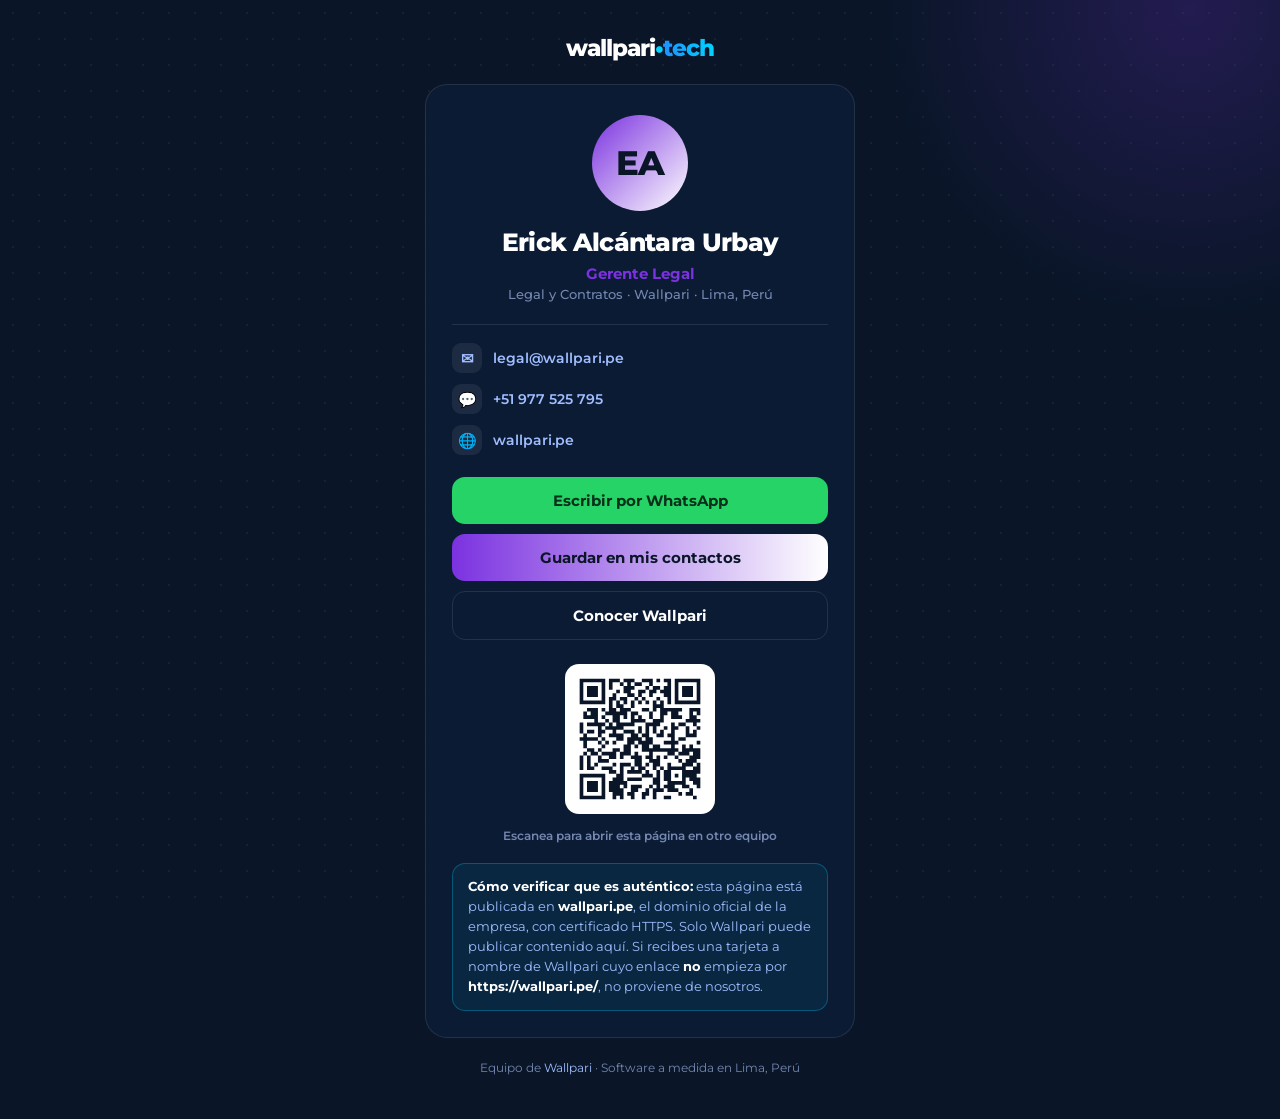
<file: equipo/legal/index.html>
<!DOCTYPE html>
<html lang="es">
<head>
<meta charset="UTF-8">
<meta name="viewport" content="width=device-width, initial-scale=1">
<title>Erick Alcántara Urbay — Gerente Legal · Wallpari</title>
<meta name="description" content="Erick Alcántara Urbay, Gerente Legal en Wallpari. Página oficial de contacto publicada en wallpari.pe.">
<link rel="icon" type="image/svg+xml" href="../../assets/img/favicon.svg">
<link rel="apple-touch-icon" sizes="180x180" href="../../assets/img/apple-touch-icon.png">
<meta name="theme-color" content="#0A1628">
<link rel="canonical" href="https://wallpari.pe/equipo/legal/">
<meta property="og:type" content="profile">
<meta property="og:site_name" content="Wallpari">
<meta property="og:locale" content="es_PE">
<meta property="og:url" content="https://wallpari.pe/equipo/legal/">
<meta property="og:title" content="Erick Alcántara Urbay — Gerente Legal · Wallpari">
<meta property="og:description" content="Página oficial de contacto, publicada en el dominio wallpari.pe.">
<meta property="og:image" content="https://wallpari.pe/equipo/legal/tarjeta.png">
<meta property="og:image:width" content="1200">
<meta property="og:image:height" content="630">
<meta name="twitter:card" content="summary_large_image">
<link rel="preconnect" href="https://fonts.googleapis.com">
<link rel="preconnect" href="https://fonts.gstatic.com" crossorigin>
<link href="https://fonts.googleapis.com/css2?family=Montserrat:wght@400;500;600;700;800;900&display=swap" rel="stylesheet">
<style>
  *{margin:0;padding:0;box-sizing:border-box}
  :root{--ink:#fff;--dim:#7387b0;--soft:#a0beff;--acc:#7B32E0;--card:rgba(13,31,60,.62);
         --line:rgba(255,255,255,.10)}
  body{background:#0A1628;color:var(--ink);font-family:Montserrat,sans-serif;
        min-height:100vh;display:flex;flex-direction:column;align-items:center;
        padding:34px 18px 44px;position:relative;overflow-x:hidden}
  .bg{position:fixed;inset:0;z-index:0;
       background-image:radial-gradient(rgba(255,255,255,.05) 1px,transparent 1px);
       background-size:26px 26px}
  .glow{position:fixed;width:660px;height:660px;border-radius:50%;top:-320px;right:-240px;z-index:0;
         background:radial-gradient(circle,#7B32E038 0%,transparent 66%)}
  .wrap{position:relative;z-index:1;width:100%;max-width:430px}
  .marca{display:block;text-align:center;font-weight:800;font-size:23px;letter-spacing:-1px;
          color:#fff;text-decoration:none;margin-bottom:22px}
  .marca .dot{color:#00D4FF}
  .marca .sfx{background:linear-gradient(90deg,#1E90FF,#00D4FF);-webkit-background-clip:text;
               background-clip:text;color:transparent}
  .card{background:var(--card);border:1px solid var(--line);border-radius:22px;padding:30px 26px 26px;
         backdrop-filter:blur(8px);text-align:center}
  .avatar{width:96px;height:96px;border-radius:50%;margin:0 auto 16px;display:flex;
           align-items:center;justify-content:center;font-weight:800;font-size:34px;letter-spacing:-1px;
           color:#0A1628;background:linear-gradient(135deg,var(--acc),#fff)}
  h1{font-size:25px;font-weight:800;letter-spacing:-.7px;line-height:1.2}
  .cargo{margin-top:7px;font-size:15px;font-weight:700;color:var(--acc)}
  .area{margin-top:3px;font-size:13px;font-weight:500;color:var(--dim)}
  .datos{margin-top:22px;border-top:1px solid var(--line);padding-top:18px;display:grid;gap:11px}
  .dato{display:flex;align-items:center;gap:11px;text-decoration:none;color:var(--soft);
         font-size:14px;font-weight:600;text-align:left;word-break:break-all}
  .dato span{width:30px;height:30px;flex:0 0 30px;border-radius:9px;display:flex;align-items:center;
              justify-content:center;background:rgba(255,255,255,.07);font-size:15px}
  .dato:hover{color:#fff}
  .btns{margin-top:22px;display:grid;gap:10px}
  .btn{display:block;padding:14px;border-radius:13px;text-decoration:none;font-weight:700;
        font-size:15px;text-align:center}
  .btn--wa{background:#25D366;color:#06301a}
  .btn--main{background:linear-gradient(90deg,var(--acc),#fff);color:#0A1628}
  .btn--ghost{border:1px solid var(--line);color:#fff}
  .qr{margin-top:24px;text-align:center}
  .qr img{width:150px;height:150px;background:#fff;padding:11px;border-radius:14px}
  .qr p{margin-top:10px;font-size:12px;color:var(--dim);font-weight:600}
  .verif{margin-top:20px;border:1px solid rgba(0,212,255,.28);background:rgba(0,212,255,.07);
          border-radius:13px;padding:13px 15px;font-size:12.5px;line-height:1.6;color:var(--soft);text-align:left}
  .verif b{color:#fff}
  .pie{margin-top:22px;text-align:center;font-size:12px;color:var(--dim)}
  .pie a{color:var(--soft);text-decoration:none}
</style>
</head>
<body>
<div class="bg"></div><div class="glow"></div>
<div class="wrap">
  <a class="marca" href="https://wallpari.pe/">wallpari<span class="dot">•</span><span class="sfx">tech</span></a>

  <div class="card">
    <div class="avatar">EA</div>
    <h1>Erick Alcántara Urbay</h1>
    <div class="cargo">Gerente Legal</div>
    <div class="area">Legal y Contratos · Wallpari · Lima, Perú</div>

    <div class="datos">
      <a class="dato" href="mailto:legal@wallpari.pe"><span>✉</span>legal@wallpari.pe</a>
      <a class="dato" href="https://wa.me/51977525795"><span>💬</span>+51 977 525 795</a>
      <a class="dato" href="https://wallpari.pe/"><span>🌐</span>wallpari.pe</a>
    </div>

    <div class="btns">
      <a class="btn btn--wa" href="https://wa.me/51977525795?text=Hola%20Erick,%20te%20escribo%20desde%20tu%20tarjeta%20Wallpari.">Escribir por WhatsApp</a>
      <a class="btn btn--main" href="contacto.vcf" download>Guardar en mis contactos</a>
      <a class="btn btn--ghost" href="https://wallpari.pe/">Conocer Wallpari</a>
    </div>

    <div class="qr">
      <img src="qr.svg" alt="Código QR de esta página">
      <p>Escanea para abrir esta página en otro equipo</p>
    </div>

    <div class="verif">
      <b>Cómo verificar que es auténtico:</b> esta página está publicada en
      <b>wallpari.pe</b>, el dominio oficial de la empresa, con certificado HTTPS.
      Solo Wallpari puede publicar contenido aquí. Si recibes una tarjeta a nombre de Wallpari
      cuyo enlace <b>no</b> empieza por <b>https://wallpari.pe/</b>, no proviene de nosotros.
    </div>
  </div>

  <div class="pie">
    Equipo de <a href="https://wallpari.pe/">Wallpari</a> · Software a medida en Lima, Perú
  </div>
</div>
</body>
</html>
</file>
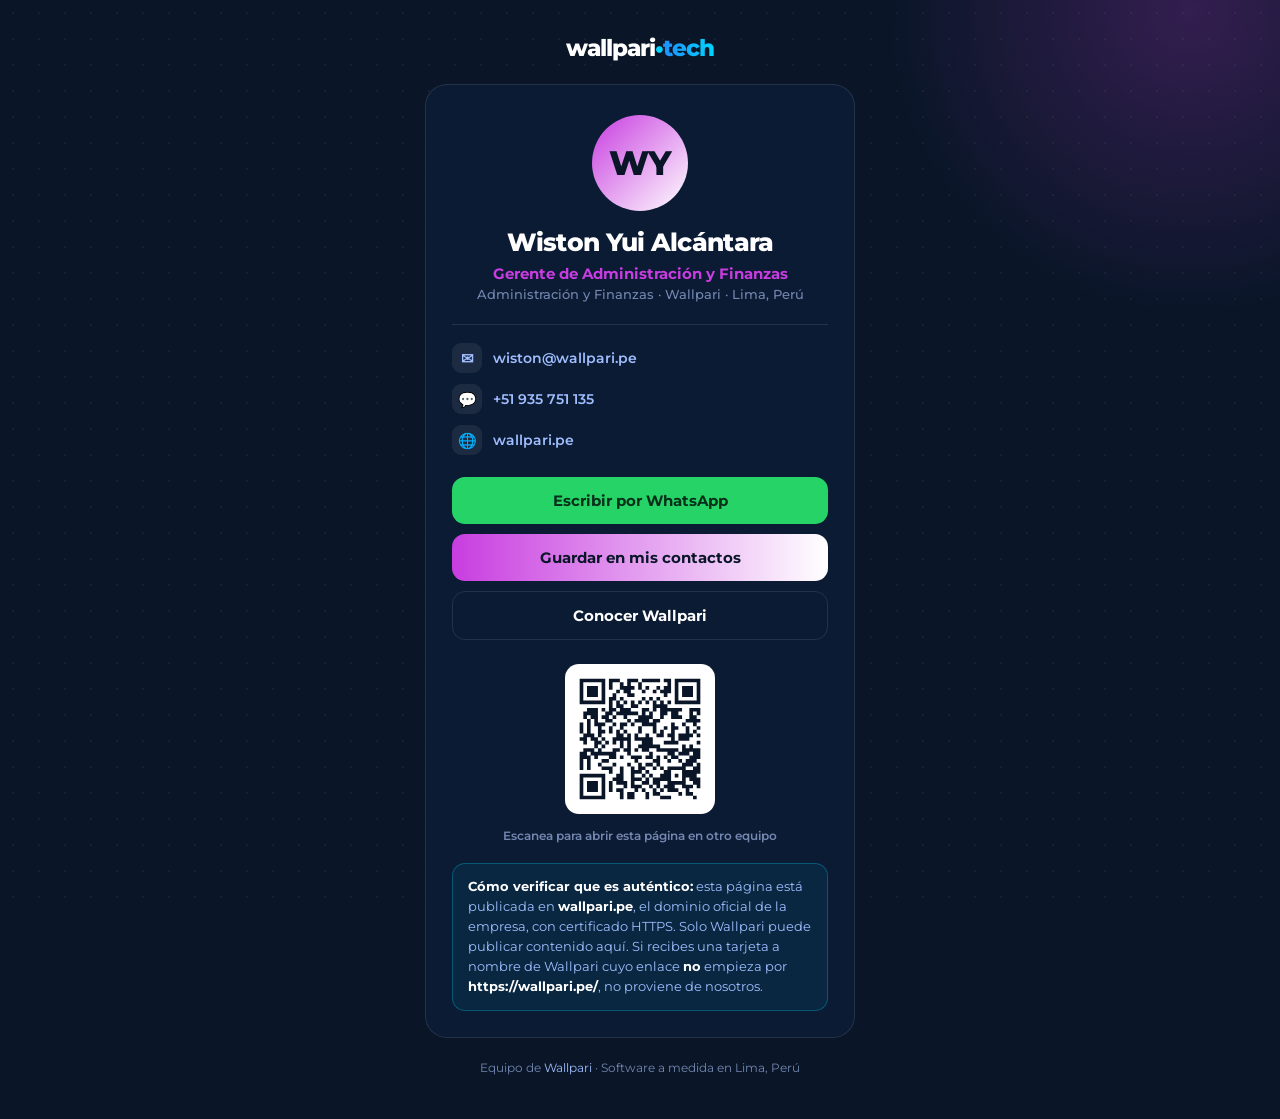
<file: equipo/wiston/index.html>
<!DOCTYPE html>
<html lang="es">
<head>
<meta charset="UTF-8">
<meta name="viewport" content="width=device-width, initial-scale=1">
<title>Wiston Yui Alcántara — Gerente de Administración y Finanzas · Wallpari</title>
<meta name="description" content="Wiston Yui Alcántara, Gerente de Administración y Finanzas en Wallpari. Página oficial de contacto publicada en wallpari.pe.">
<link rel="icon" type="image/svg+xml" href="../../assets/img/favicon.svg">
<link rel="apple-touch-icon" sizes="180x180" href="../../assets/img/apple-touch-icon.png">
<meta name="theme-color" content="#0A1628">
<link rel="canonical" href="https://wallpari.pe/equipo/wiston/">
<meta property="og:type" content="profile">
<meta property="og:site_name" content="Wallpari">
<meta property="og:locale" content="es_PE">
<meta property="og:url" content="https://wallpari.pe/equipo/wiston/">
<meta property="og:title" content="Wiston Yui Alcántara — Gerente de Administración y Finanzas · Wallpari">
<meta property="og:description" content="Página oficial de contacto, publicada en el dominio wallpari.pe.">
<meta property="og:image" content="https://wallpari.pe/equipo/wiston/tarjeta.png">
<meta property="og:image:width" content="1200">
<meta property="og:image:height" content="630">
<meta name="twitter:card" content="summary_large_image">
<link rel="preconnect" href="https://fonts.googleapis.com">
<link rel="preconnect" href="https://fonts.gstatic.com" crossorigin>
<link href="https://fonts.googleapis.com/css2?family=Montserrat:wght@400;500;600;700;800;900&display=swap" rel="stylesheet">
<style>
  *{margin:0;padding:0;box-sizing:border-box}
  :root{--ink:#fff;--dim:#7387b0;--soft:#a0beff;--acc:#C83DE0;--card:rgba(13,31,60,.62);
         --line:rgba(255,255,255,.10)}
  body{background:#0A1628;color:var(--ink);font-family:Montserrat,sans-serif;
        min-height:100vh;display:flex;flex-direction:column;align-items:center;
        padding:34px 18px 44px;position:relative;overflow-x:hidden}
  .bg{position:fixed;inset:0;z-index:0;
       background-image:radial-gradient(rgba(255,255,255,.05) 1px,transparent 1px);
       background-size:26px 26px}
  .glow{position:fixed;width:660px;height:660px;border-radius:50%;top:-320px;right:-240px;z-index:0;
         background:radial-gradient(circle,#C83DE038 0%,transparent 66%)}
  .wrap{position:relative;z-index:1;width:100%;max-width:430px}
  .marca{display:block;text-align:center;font-weight:800;font-size:23px;letter-spacing:-1px;
          color:#fff;text-decoration:none;margin-bottom:22px}
  .marca .dot{color:#00D4FF}
  .marca .sfx{background:linear-gradient(90deg,#1E90FF,#00D4FF);-webkit-background-clip:text;
               background-clip:text;color:transparent}
  .card{background:var(--card);border:1px solid var(--line);border-radius:22px;padding:30px 26px 26px;
         backdrop-filter:blur(8px);text-align:center}
  .avatar{width:96px;height:96px;border-radius:50%;margin:0 auto 16px;display:flex;
           align-items:center;justify-content:center;font-weight:800;font-size:34px;letter-spacing:-1px;
           color:#0A1628;background:linear-gradient(135deg,var(--acc),#fff)}
  h1{font-size:25px;font-weight:800;letter-spacing:-.7px;line-height:1.2}
  .cargo{margin-top:7px;font-size:15px;font-weight:700;color:var(--acc)}
  .area{margin-top:3px;font-size:13px;font-weight:500;color:var(--dim)}
  .datos{margin-top:22px;border-top:1px solid var(--line);padding-top:18px;display:grid;gap:11px}
  .dato{display:flex;align-items:center;gap:11px;text-decoration:none;color:var(--soft);
         font-size:14px;font-weight:600;text-align:left;word-break:break-all}
  .dato span{width:30px;height:30px;flex:0 0 30px;border-radius:9px;display:flex;align-items:center;
              justify-content:center;background:rgba(255,255,255,.07);font-size:15px}
  .dato:hover{color:#fff}
  .btns{margin-top:22px;display:grid;gap:10px}
  .btn{display:block;padding:14px;border-radius:13px;text-decoration:none;font-weight:700;
        font-size:15px;text-align:center}
  .btn--wa{background:#25D366;color:#06301a}
  .btn--main{background:linear-gradient(90deg,var(--acc),#fff);color:#0A1628}
  .btn--ghost{border:1px solid var(--line);color:#fff}
  .qr{margin-top:24px;text-align:center}
  .qr img{width:150px;height:150px;background:#fff;padding:11px;border-radius:14px}
  .qr p{margin-top:10px;font-size:12px;color:var(--dim);font-weight:600}
  .verif{margin-top:20px;border:1px solid rgba(0,212,255,.28);background:rgba(0,212,255,.07);
          border-radius:13px;padding:13px 15px;font-size:12.5px;line-height:1.6;color:var(--soft);text-align:left}
  .verif b{color:#fff}
  .pie{margin-top:22px;text-align:center;font-size:12px;color:var(--dim)}
  .pie a{color:var(--soft);text-decoration:none}
</style>
</head>
<body>
<div class="bg"></div><div class="glow"></div>
<div class="wrap">
  <a class="marca" href="https://wallpari.pe/">wallpari<span class="dot">•</span><span class="sfx">tech</span></a>

  <div class="card">
    <div class="avatar">WY</div>
    <h1>Wiston Yui Alcántara</h1>
    <div class="cargo">Gerente de Administración y Finanzas</div>
    <div class="area">Administración y Finanzas · Wallpari · Lima, Perú</div>

    <div class="datos">
      <a class="dato" href="mailto:wiston@wallpari.pe"><span>✉</span>wiston@wallpari.pe</a>
      <a class="dato" href="https://wa.me/51935751135"><span>💬</span>+51 935 751 135</a>
      <a class="dato" href="https://wallpari.pe/"><span>🌐</span>wallpari.pe</a>
    </div>

    <div class="btns">
      <a class="btn btn--wa" href="https://wa.me/51935751135?text=Hola%20Wiston,%20te%20escribo%20desde%20tu%20tarjeta%20Wallpari.">Escribir por WhatsApp</a>
      <a class="btn btn--main" href="contacto.vcf" download>Guardar en mis contactos</a>
      <a class="btn btn--ghost" href="https://wallpari.pe/">Conocer Wallpari</a>
    </div>

    <div class="qr">
      <img src="qr.svg" alt="Código QR de esta página">
      <p>Escanea para abrir esta página en otro equipo</p>
    </div>

    <div class="verif">
      <b>Cómo verificar que es auténtico:</b> esta página está publicada en
      <b>wallpari.pe</b>, el dominio oficial de la empresa, con certificado HTTPS.
      Solo Wallpari puede publicar contenido aquí. Si recibes una tarjeta a nombre de Wallpari
      cuyo enlace <b>no</b> empieza por <b>https://wallpari.pe/</b>, no proviene de nosotros.
    </div>
  </div>

  <div class="pie">
    Equipo de <a href="https://wallpari.pe/">Wallpari</a> · Software a medida en Lima, Perú
  </div>
</div>
</body>
</html>
</file>
<file: css/styles.css>
/* ===================================================================
   Wallpari.tech — Landing page
   Sistema visual: fondo #0A1628 · cian #00D4FF · Montserrat
   =================================================================== */
:root{
  --bg-0:#050d1c; --bg-1:#0a1628; --bg-2:#0d1f3c;
  --ink:#ffffff; --ink-soft:#a0beff; --ink-dim:#7387b0;
  --cyan:#00D4FF; --blue:#1E90FF; --magenta:#C83DE0; --purple:#7B32E0; --teal:#2AE0C0;
  --wa:#25D366;
  --line:rgba(0,212,255,.16); --card:rgba(13,31,60,.55);
  --maxw:1200px;
}
*{box-sizing:border-box;margin:0;padding:0}
html{scroll-behavior:smooth}
body{
  font-family:'Montserrat',system-ui,sans-serif;background:var(--bg-1);color:var(--ink);
  line-height:1.6;-webkit-font-smoothing:antialiased;overflow-x:hidden;
}
a{color:inherit;text-decoration:none}
img{max-width:100%;display:block}
.container{width:100%;max-width:var(--maxw);margin:0 auto;padding:0 24px}
.grad{background:linear-gradient(90deg,var(--blue),var(--cyan));-webkit-background-clip:text;background-clip:text;color:transparent}

/* ---------- Wordmark ---------- */
.wordmark{font-weight:800;font-size:26px;letter-spacing:-1.2px;color:#fff;line-height:1;white-space:nowrap}
.wordmark .dot{color:var(--cyan);margin:0 .04em}
.wordmark .suffix{background:linear-gradient(90deg,var(--blue),var(--cyan));-webkit-background-clip:text;background-clip:text;color:transparent}
.heart{color:var(--teal)}

/* ---------- Botones ---------- */
.btn{
  display:inline-flex;align-items:center;justify-content:center;gap:8px;
  font-family:inherit;font-weight:700;font-size:15px;cursor:pointer;border:none;
  padding:14px 26px;border-radius:999px;transition:transform .2s,box-shadow .2s,background .2s;
  background:linear-gradient(90deg,var(--blue),var(--cyan));color:#04121f;
}
.btn:hover{transform:translateY(-2px);box-shadow:0 10px 30px rgba(0,212,255,.35)}
.btn--sm{padding:10px 18px;font-size:14px}
.btn--ghost{background:transparent;color:#fff;border:1px solid var(--line)}
.btn--ghost:hover{background:rgba(0,212,255,.08);box-shadow:none}
.btn--wa{background:linear-gradient(90deg,#1ebe5a,var(--wa));color:#04120a}
.btn--full{width:100%;padding:16px;font-size:16px}

/* ---------- Pills ---------- */
.pill{
  display:inline-block;font-size:13px;font-weight:600;color:var(--ink-soft);
  border:1px solid var(--line);border-radius:999px;padding:8px 16px;background:rgba(0,212,255,.05);
}
.pill--static{margin:0}
.kicker{display:inline-block;font-size:13px;font-weight:800;letter-spacing:3px;text-transform:uppercase;color:var(--cyan);margin-bottom:14px}

/* ===================================================================
   NAVBAR
   =================================================================== */
.nav{position:sticky;top:0;z-index:50;background:rgba(10,22,40,.78);backdrop-filter:blur(12px);border-bottom:1px solid var(--line)}
.nav__inner{display:flex;align-items:center;justify-content:space-between;height:68px}
.nav__links{display:flex;align-items:center;gap:28px}
.nav__links a{font-size:15px;font-weight:600;color:var(--ink-soft);transition:color .2s}
.nav__links a:hover{color:#fff}
.nav__links a.btn{color:#04121f}
.nav__toggle{display:none;flex-direction:column;gap:5px;background:none;border:none;cursor:pointer;padding:8px}
.nav__toggle span{width:24px;height:2px;background:#fff;border-radius:2px;transition:.3s}

/* ===================================================================
   HERO
   =================================================================== */
.hero{position:relative;overflow:hidden;padding:100px 0 90px;background:linear-gradient(160deg,var(--bg-1),var(--bg-0) 70%,#03080f)}
.hero__grid{position:absolute;inset:0;z-index:0;
  background-image:radial-gradient(rgba(0,212,255,.16) 1.3px,transparent 1.3px);background-size:34px 34px;
  -webkit-mask-image:radial-gradient(ellipse 70% 70% at 50% 30%,#000 30%,transparent 100%);
  mask-image:radial-gradient(ellipse 70% 70% at 50% 30%,#000 30%,transparent 100%);opacity:.5}
.hero__glow{position:absolute;inset:0;z-index:0;pointer-events:none;
  background:radial-gradient(700px 500px at 78% 10%,rgba(0,212,255,.22),transparent 60%),
             radial-gradient(600px 500px at 10% 100%,rgba(123,50,224,.16),transparent 60%)}
.hero__inner{position:relative;z-index:1;text-align:center;max-width:820px}
.hero h1{font-size:clamp(38px,6vw,66px);font-weight:900;letter-spacing:-2px;line-height:1.03;margin:22px 0}
.hero__lead{font-size:clamp(16px,2.2vw,20px);color:var(--ink-soft);max-width:620px;margin:0 auto 34px;font-weight:500}
.hero__cta{display:flex;gap:14px;justify-content:center;flex-wrap:wrap}
.hero__trust{display:flex;gap:22px;justify-content:center;flex-wrap:wrap;margin-top:34px;color:var(--ink-dim);font-size:14px;font-weight:600}

/* ===================================================================
   MARQUEE
   =================================================================== */
.marquee{overflow:hidden;border-top:1px solid var(--line);border-bottom:1px solid var(--line);background:var(--bg-0);padding:16px 0}
.marquee__track{display:flex;gap:26px;white-space:nowrap;width:max-content;animation:scroll 34s linear infinite;color:var(--ink-dim);font-weight:700;font-size:15px}
.marquee__track span:not(:nth-child(even)){color:var(--ink-soft)}
@keyframes scroll{from{transform:translateX(0)}to{transform:translateX(-50%)}}

/* ===================================================================
   SECCIONES
   =================================================================== */
.section{padding:88px 0}
.section--alt{background:linear-gradient(180deg,var(--bg-0),var(--bg-1))}
.section__head{text-align:center;max-width:720px;margin:0 auto 52px}
.section__head h2{font-size:clamp(28px,4vw,44px);font-weight:900;letter-spacing:-1.4px;line-height:1.1}
.section__sub{color:var(--ink-soft);margin-top:14px;font-size:17px;font-weight:500}

/* ---------- Cards servicios ---------- */
.cards{display:grid;grid-template-columns:repeat(3,1fr);gap:20px}
.card{background:var(--card);border:1px solid var(--line);border-radius:18px;padding:28px;transition:transform .25s,border-color .25s}
.card:hover{transform:translateY(-6px);border-color:rgba(0,212,255,.5)}
.card__ico{font-size:34px;margin-bottom:16px}
.card h3{font-size:20px;font-weight:800;margin-bottom:8px}
.card p{color:var(--ink-dim);font-size:14.5px}

/* ---------- Agentes IA ---------- */
.agents{display:grid;grid-template-columns:repeat(4,1fr);gap:18px}
.agent{position:relative;background:var(--card);border:1px solid var(--line);border-radius:18px;padding:26px 24px;overflow:hidden}
.agent__n{position:absolute;top:14px;right:18px;font-size:34px;font-weight:900;color:rgba(0,212,255,.14)}
.agent__ico{font-size:30px;margin-bottom:14px}
.agent h4{font-size:18px;font-weight:800;margin-bottom:6px}
.agent p{color:var(--ink-dim);font-size:14px}
.agents__foot{text-align:center;margin-top:30px;color:var(--ink-soft);font-weight:500}
.agents__foot strong{color:var(--cyan)}

/* ---------- Proceso ---------- */
.steps{display:grid;grid-template-columns:repeat(4,1fr);gap:18px}
.step{border-left:2px solid var(--line);padding:6px 0 6px 22px}
.step__n{font-size:30px;font-weight:900;background:linear-gradient(90deg,var(--blue),var(--cyan));-webkit-background-clip:text;background-clip:text;color:transparent}
.step h4{font-size:18px;font-weight:800;margin:8px 0 6px}
.step p{color:var(--ink-dim);font-size:14px}

/* ---------- Portafolio ---------- */
.work{display:grid;grid-template-columns:repeat(4,1fr);gap:20px}
.work__item{background:var(--card);border:1px solid var(--line);border-radius:18px;overflow:hidden;transition:transform .25s}
.work__item:hover{transform:translateY(-6px)}
.work__thumb{height:150px;display:flex;align-items:center;justify-content:center;font-size:52px;
  background:linear-gradient(135deg,var(--c1),var(--c2));position:relative}
.work__thumb::after{content:"";position:absolute;inset:0;background:radial-gradient(circle at 30% 20%,rgba(255,255,255,.25),transparent 60%)}
.work__body{padding:20px}
.work__body h3{font-size:17px;font-weight:800;margin-bottom:6px}
.work__body p{color:var(--ink-dim);font-size:13.5px}
.work__note{text-align:center;color:var(--ink-dim);font-size:13px;margin-top:22px}

/* ---------- Nosotros / etimología ---------- */
.about{display:grid;grid-template-columns:1.1fr .9fr;gap:50px;align-items:center}
.about__text h2{font-size:clamp(28px,4vw,42px);font-weight:900;letter-spacing:-1.4px}
.about__text p{color:var(--ink-soft);margin-top:16px;font-size:16.5px;font-weight:500}
.about__chips{display:flex;flex-wrap:wrap;gap:10px;margin-top:22px}
.about__org{font-size:15px !important;color:var(--ink-dim) !important}
.about__org strong{color:#fff}
.etymo{background:var(--card);border:1px solid var(--line);border-radius:22px;padding:44px 32px;text-align:center;
  display:flex;flex-direction:column;align-items:center;gap:12px;box-shadow:0 0 60px rgba(0,212,255,.08) inset}
.etymo__word{font-size:34px;font-weight:900;letter-spacing:-1px;color:var(--ink-soft)}
.etymo__word--hl{background:linear-gradient(90deg,var(--blue),var(--cyan));-webkit-background-clip:text;background-clip:text;color:transparent}
.etymo__arrow{font-size:26px;color:var(--cyan)}
.etymo__tr{margin-top:8px;font-size:14px;letter-spacing:2px;text-transform:uppercase;color:var(--ink-dim);font-weight:700}

/* ---------- CTA / contacto ---------- */
.section--cta{background:radial-gradient(900px 500px at 80% 0%,rgba(0,212,255,.12),transparent 60%),var(--bg-0)}
.contact{display:grid;grid-template-columns:1fr 1fr;gap:48px;align-items:start}
.contact__pitch h2{font-size:clamp(28px,4vw,44px);font-weight:900;letter-spacing:-1.4px;line-height:1.1}
.contact__pitch p{color:var(--ink-soft);margin-top:16px;font-size:17px;font-weight:500}
.contact__list{list-style:none;margin-top:26px;display:flex;flex-direction:column;gap:12px;font-size:16px;color:var(--ink-soft)}
.contact__list a{color:var(--cyan);font-weight:600}
.contact__form{background:var(--card);border:1px solid var(--line);border-radius:20px;padding:30px}
.field{margin-bottom:16px}
.field label{display:block;font-size:13px;font-weight:700;margin-bottom:7px;color:var(--ink-soft)}
.field input,.field select,.field textarea{
  width:100%;padding:13px 15px;border-radius:12px;border:1px solid var(--line);
  background:rgba(5,13,28,.6);color:#fff;font-family:inherit;font-size:15px;transition:border-color .2s}
.field input:focus,.field select:focus,.field textarea:focus{outline:none;border-color:var(--cyan)}
.field textarea{resize:vertical}
.contact__formnote{text-align:center;font-size:13px;color:var(--ink-dim);margin-top:14px}
.contact__formnote a{color:var(--cyan)}
/* Campo señuelo anti-spam: fuera de pantalla, nunca visible */
.hp{position:absolute;left:-9999px;width:1px;height:1px;opacity:0;pointer-events:none}
.form-status{margin-top:14px;padding:11px 14px;border-radius:10px;border:1px solid;font-size:14px;line-height:1.45;text-align:center}
.form-status--ok{color:var(--teal);border-color:rgba(42,224,192,.42);background:rgba(42,224,192,.09)}
.form-status--err{color:#ffab99;border-color:rgba(255,171,153,.42);background:rgba(255,171,153,.09)}
.btn:disabled{opacity:.55;cursor:not-allowed}

/* ===================================================================
   FOOTER
   =================================================================== */
.footer{background:var(--bg-0);border-top:1px solid var(--line);padding:56px 0 26px}
.footer__inner{display:grid;grid-template-columns:2fr 1fr 1fr 1.4fr;gap:32px}
.footer__brand p{color:var(--ink-dim);margin-top:12px;font-size:14px;max-width:240px}
.footer__col h5{font-size:14px;font-weight:800;margin-bottom:14px;letter-spacing:.5px}
.footer__col a{display:block;color:var(--ink-dim);font-size:14px;margin-bottom:9px;transition:color .2s}
.footer__col a:hover{color:var(--cyan)}
.footer__bottom{display:flex;justify-content:space-between;flex-wrap:wrap;gap:10px;
  margin-top:40px;padding-top:22px;border-top:1px solid var(--line);color:var(--ink-dim);font-size:13px}

/* ===================================================================
   BOTÓN FLOTANTE WHATSAPP
   =================================================================== */
.wa-float{position:fixed;right:22px;bottom:22px;z-index:60;width:58px;height:58px;border-radius:50%;
  background:var(--wa);color:#fff;display:flex;align-items:center;justify-content:center;
  box-shadow:0 8px 30px rgba(37,211,102,.45);transition:transform .2s;animation:pulse 2.4s infinite}
.wa-float:hover{transform:scale(1.1)}
@keyframes pulse{0%{box-shadow:0 8px 30px rgba(37,211,102,.45),0 0 0 0 rgba(37,211,102,.4)}
  70%{box-shadow:0 8px 30px rgba(37,211,102,.45),0 0 0 16px rgba(37,211,102,0)}100%{box-shadow:0 8px 30px rgba(37,211,102,.45)}}

/* ===================================================================
   REVEAL (animación al hacer scroll)
   =================================================================== */
.reveal{opacity:0;transform:translateY(24px);transition:opacity .6s ease,transform .6s ease}
.reveal.is-visible{opacity:1;transform:none}

/* ===================================================================
   RESPONSIVE
   =================================================================== */
@media(max-width:960px){
  .cards{grid-template-columns:repeat(2,1fr)}
  .agents{grid-template-columns:repeat(2,1fr)}
  .steps{grid-template-columns:repeat(2,1fr)}
  .work{grid-template-columns:repeat(2,1fr)}
  .about{grid-template-columns:1fr;gap:34px}
  .contact{grid-template-columns:1fr;gap:32px}
  .footer__inner{grid-template-columns:1fr 1fr}
}
@media(max-width:720px){
  .nav__links{position:fixed;inset:68px 0 auto 0;flex-direction:column;gap:0;
    background:rgba(10,22,40,.98);backdrop-filter:blur(12px);border-bottom:1px solid var(--line);
    padding:10px 24px 24px;transform:translateY(-120%);transition:transform .32s;height:auto}
  .nav__links.open{transform:translateY(0)}
  .nav__links a{width:100%;padding:14px 0;border-bottom:1px solid rgba(255,255,255,.06)}
  .nav__links a.btn{margin-top:12px;justify-content:center}
  .nav__toggle{display:flex}
  .nav__toggle.open span:nth-child(1){transform:translateY(7px) rotate(45deg)}
  .nav__toggle.open span:nth-child(2){opacity:0}
  .nav__toggle.open span:nth-child(3){transform:translateY(-7px) rotate(-45deg)}
  .section{padding:64px 0}
  .hero{padding:70px 0 64px}
  .hero__trust{gap:14px}
}
@media(max-width:480px){
  .cards,.agents,.steps,.work,.footer__inner{grid-template-columns:1fr}
  .hero__cta{flex-direction:column}
  .hero__cta .btn{width:100%}
}

/* Respeta usuarios que prefieren menos movimiento */
@media(prefers-reduced-motion:reduce){
  .reveal{opacity:1;transform:none;transition:none}
  .marquee__track,.wa-float{animation:none}
  html{scroll-behavior:auto}
}
</file>
